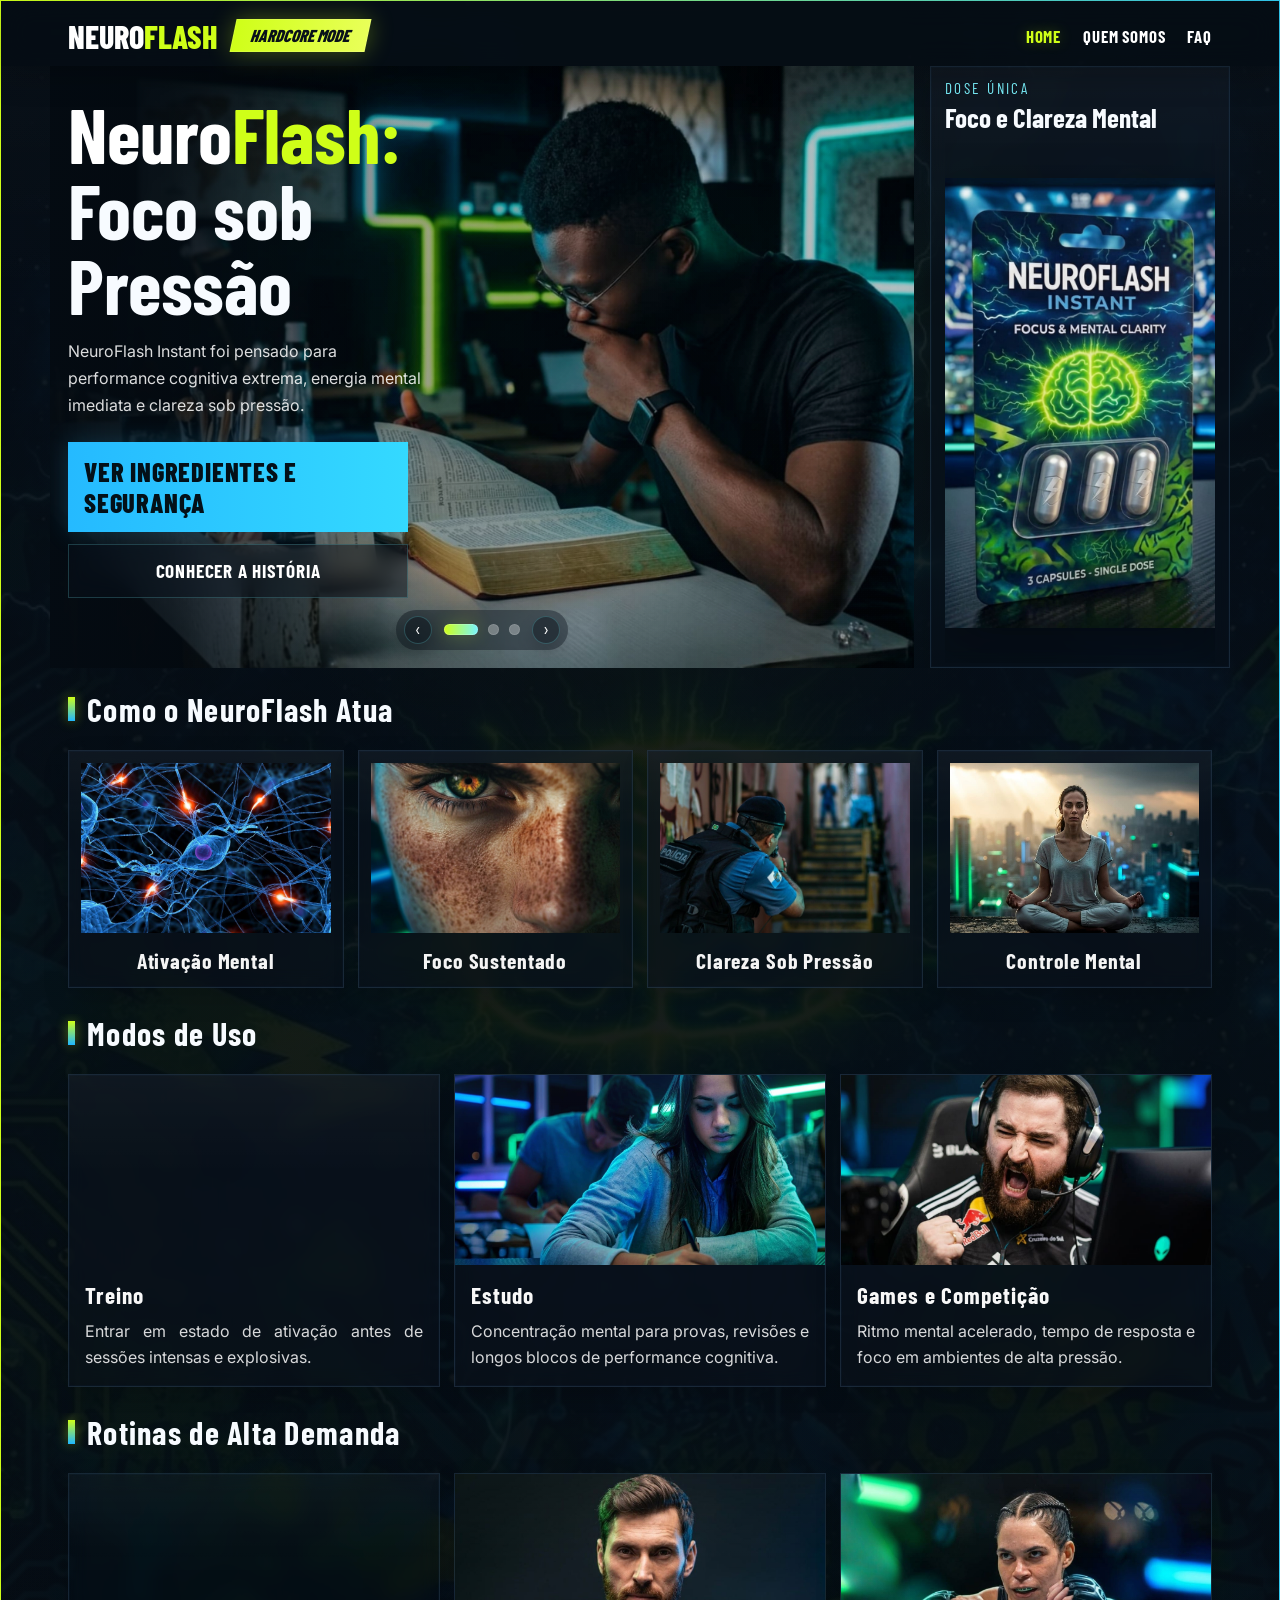
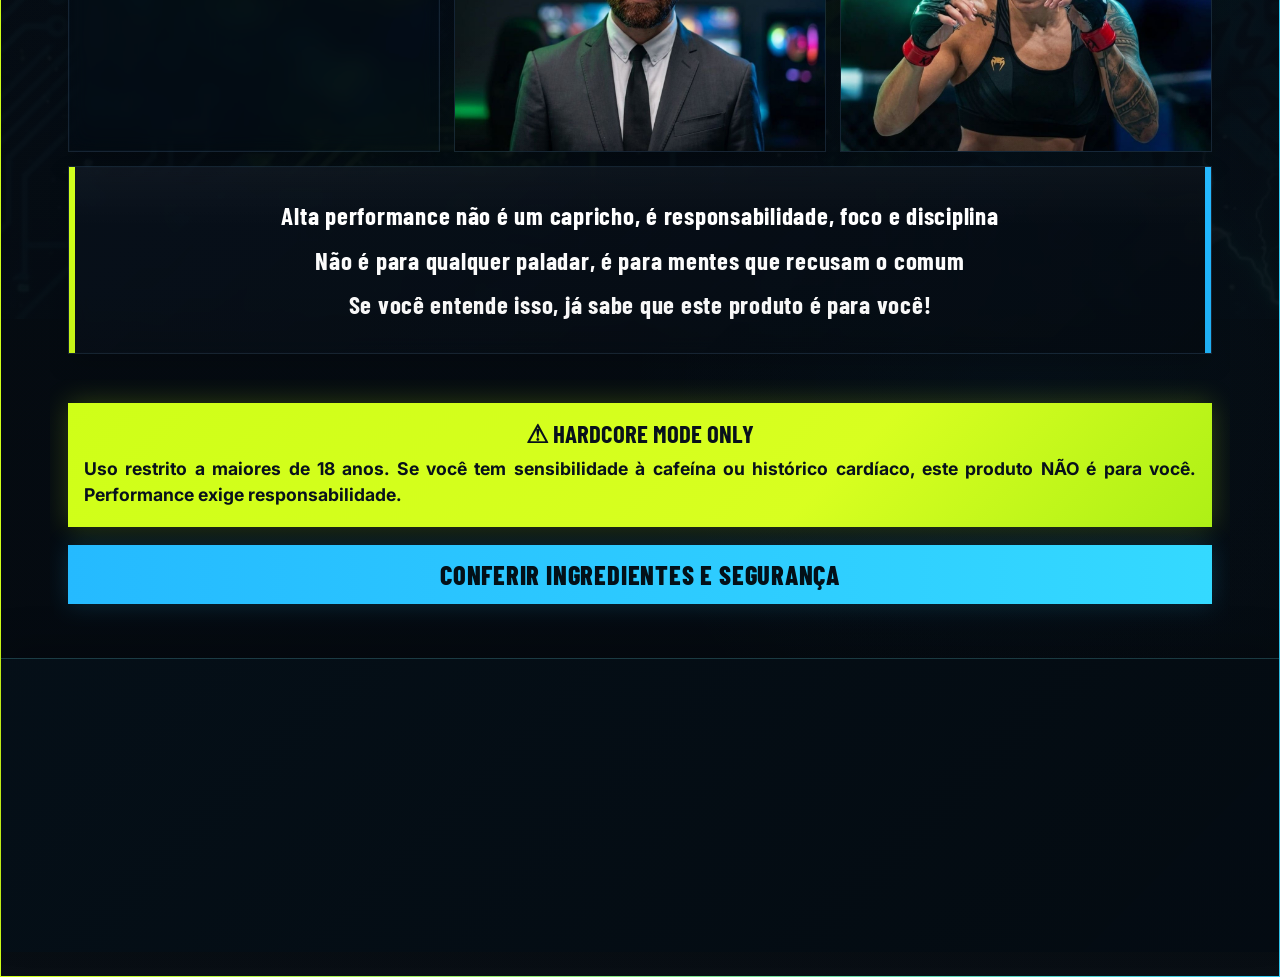
<file: index.html>
<!DOCTYPE html>
<html lang="pt-BR">
<head>
  <meta charset="UTF-8">
  <meta name="viewport" content="width=device-width, initial-scale=1.0">
  <meta name="description" content="NeuroFlash Instant é um suplemento de dose única pensado para foco mental, clareza sob pressão e energia cognitiva em rotinas de alta demanda.">
  <meta name="robots" content="index, follow, max-image-preview:large">
  <meta property="og:type" content="website">
  <meta property="og:site_name" content="NeuroFlash">
  <meta property="og:locale" content="pt_BR">
  <meta property="og:title" content="NeuroFlash | Foco Mental, Clareza e Energia Cognitiva">
  <meta property="og:description" content="Suplemento de dose única para foco mental, clareza sob pressão e energia cognitiva em treinos, estudos e rotinas de alta demanda.">
  <meta property="og:image" content="./shared/background-neuroflash.jpg">
  <meta property="og:image:type" content="image/jpeg">
  <meta property="og:image:width" content="843">
  <meta property="og:image:height" content="1264">
  <meta property="og:image:alt" content="Identidade visual do NeuroFlash voltada para foco mental, clareza e energia cognitiva.">
  <meta name="twitter:card" content="summary_large_image">
  <meta name="twitter:title" content="NeuroFlash | Foco Mental, Clareza e Energia Cognitiva">
  <meta name="twitter:description" content="Suplemento de dose única para foco mental, clareza sob pressão e energia cognitiva em treinos, estudos e rotinas de alta demanda.">
  <meta name="twitter:image" content="./shared/background-neuroflash.jpg">
  <meta name="twitter:image:alt" content="Identidade visual do NeuroFlash voltada para foco mental, clareza e energia cognitiva.">
  <title>NeuroFlash | Foco Mental, Clareza e Energia Cognitiva</title>
  <link rel="preconnect" href="https://fonts.googleapis.com">
  <link rel="preconnect" href="https://fonts.gstatic.com" crossorigin>
  <link href="https://fonts.googleapis.com/css2?family=Barlow+Condensed:wght@700;800&family=Inter:wght@400;700;800&display=swap" rel="stylesheet">
  <link rel="stylesheet" href="./shared/styles.css">
  <link rel="stylesheet" href="./home/styles.css">
  <script type="application/ld+json">
    {
      "@context": "https://schema.org",
      "@graph": [
        {
          "@type": "Organization",
          "name": "Essentia Health",
          "brand": {
            "@type": "Brand",
            "name": "NeuroFlash"
          }
        },
        {
          "@type": "WebSite",
          "name": "NeuroFlash",
          "inLanguage": "pt-BR"
        },
        {
          "@type": "WebPage",
          "name": "NeuroFlash | Foco Mental, Clareza e Energia Cognitiva",
          "inLanguage": "pt-BR",
          "description": "Suplemento de dose única para foco mental, clareza sob pressão e energia cognitiva em treinos, estudos e rotinas de alta demanda."
        },
        {
          "@type": "Product",
          "name": "NeuroFlash Instant",
          "brand": {
            "@type": "Brand",
            "name": "NeuroFlash"
          },
          "category": "Suplemento alimentar",
          "description": "Suplemento de dose única desenvolvido para suporte de foco mental, clareza e energia cognitiva em momentos de alta demanda."
        }
      ]
    }
  </script>
</head>
<body>
  <main class="page-shell home-shell">
    <div data-shared-header></div>

    <section class="hero-banner">
      <div class="banner-copy">
        <h1><span class="hero-title-brand"><span class="hero-title-brand-neutral">Neuro</span><span class="hero-title-brand-accent">Flash:</span></span> Foco sob Pressão</h1>
        <p class="banner-text">
          NeuroFlash Instant foi pensado para performance cognitiva extrema, energia mental imediata e clareza sob pressão.
        </p>
        <div class="banner-actions">
          <a class="cta-button cta-hero" href="./faq/index.html">VER INGREDIENTES E SEGURANÇA</a>
          <a class="ghost-link" href="./quem-somos/index.html">CONHECER A HISTÓRIA</a>
        </div>
      </div>

      <div class="banner-visual">
        <div class="hero-placeholder-main hero-carousel media-block media-block--crop" data-hero-carousel data-autoplay-interval="8000" aria-roledescription="carousel" aria-label="Galeria de imagens do destaque principal">
          <div class="hero-carousel-track">
            <div class="hero-carousel-slide is-active" data-hero-slide aria-hidden="false">
              <picture>
                <source media="(min-width: 769px)" srcset="./home/hero-focus.jpg">
                <img class="media-block__image media-cover-image media-image--hero" src="data:image/svg+xml,%3Csvg xmlns='http://www.w3.org/2000/svg' viewBox='0 0 2200 1400'%3E%3Crect width='2200' height='1400' fill='%23040b12'/%3E%3C/svg%3E" alt="Pessoa em rotina de estudo usando foco mental intenso" width="2200" height="1400" loading="eager" fetchpriority="high" decoding="async">
              </picture>
            </div>
          </div>
          <div class="hero-fade-overlay" aria-hidden="true"></div>
          <div class="hero-carousel-nav" aria-label="Controles do carrossel">
            <button class="hero-carousel-control hero-carousel-control--prev" type="button" aria-label="Mostrar imagem anterior" hidden>
              <span aria-hidden="true">&lsaquo;</span>
            </button>
            <div class="hero-carousel-indicators" aria-label="Selecionar imagem da hero" hidden></div>
            <button class="hero-carousel-control hero-carousel-control--next" type="button" aria-label="Mostrar proxima imagem" hidden>
              <span aria-hidden="true">&rsaquo;</span>
            </button>
          </div>
        </div>
        <div class="hero-card surface-panel">
          <p class="hero-card-tag">DOSE ÚNICA</p>
          <h2>Foco e Clareza Mental</h2>
          <div class="hero-product-placeholder">
            <img src="./home/product-packshot2.jpg" alt="Embalagem do suplemento NeuroFlash Instant em dose única" width="1400" height="2333" loading="eager" decoding="async">
          </div>
        </div>
      </div>
    </section>

    <section class="home-section" id="destaques">
      <div class="section-title">
        <span class="section-title__accent"></span>
        <h2 class="section-title__text section-title__text--section">Como o NeuroFlash Atua</h2>
      </div>

      <div class="category-strip">
        <div class="category-card surface-panel">
          <div class="category-image media-block media-block--crop">
            <img class="media-block__image media-cover-image category-image-mental" src="./home/mental-ignition.jpg" alt="Conceito visual de energia mental com NeuroFlash" width="1200" height="900" loading="lazy" decoding="async">
          </div>
          <h3>Ativação Mental</h3>
        </div>
        <div class="category-card surface-panel">
          <div class="category-image media-block media-block--crop">
            <img class="media-block__image media-cover-image category-image-focus" src="./home/focus-lock.jpg" alt="Conceito visual de foco sustentado para alta demanda" width="1200" height="900" loading="lazy" decoding="async">
          </div>
          <h3>Foco Sustentado</h3>
        </div>
        <div class="category-card surface-panel">
          <div class="category-image media-block media-block--crop">
            <img class="media-block__image media-cover-image category-image-pressure" src="./home/pressure-mode.jpg" alt="Conceito visual de clareza mental sob pressão" width="1200" height="900" loading="lazy" decoding="async">
          </div>
          <h3>Clareza Sob Pressão</h3>
        </div>
        <div class="category-card surface-panel">
          <div class="category-image media-block media-block--crop">
            <img class="media-block__image media-cover-image category-image-clarity" src="./home/clarity-rush.jpg" alt="Conceito visual de clareza e resposta mental rápida" width="1200" height="900" loading="lazy" decoding="async">
          </div>
          <h3>Controle Mental</h3>
        </div>
      </div>
    </section>

    <section class="home-section deferred-render" id="modos">
      <div class="section-title">
        <span class="section-title__accent"></span>
        <h2 class="section-title__text section-title__text--section">Modos de Uso</h2>
      </div>

      <div class="mode-grid">
        <article class="mode-panel surface-panel">
          <div class="mode-media media-block media-block--crop">
            <img class="media-block__image media-cover-image mode-image-treino" src="./home/treino.jpg" alt="Uso de NeuroFlash antes de treino intenso" width="1600" height="1000" loading="lazy" decoding="async">
          </div>
          <div class="mode-copy">
            <h3>Treino</h3>
            <p>Entrar em estado de ativação antes de sessões intensas e explosivas.</p>
          </div>
        </article>

        <article class="mode-panel surface-panel">
          <div class="mode-media media-block media-block--crop">
            <img class="media-block__image media-cover-image mode-image-estudo" src="./home/estudo.jpg" alt="Uso de NeuroFlash para foco em estudos e provas" width="1600" height="1000" loading="lazy" decoding="async">
          </div>
          <div class="mode-copy">
            <h3>Estudo</h3>
            <p>Concentração mental para provas, revisões e longos blocos de performance cognitiva.</p>
          </div>
        </article>

        <article class="mode-panel surface-panel">
          <div class="mode-media media-block media-block--crop">
            <img class="media-block__image media-cover-image mode-image-game" src="./home/game-competicao.jpg" alt="Uso de NeuroFlash para games e competições de alta pressão" width="1600" height="1000" loading="lazy" decoding="async">
          </div>
          <div class="mode-copy">
            <h3>Games e Competição</h3>
            <p>Ritmo mental acelerado, tempo de resposta e foco em ambientes de alta pressão.</p>
          </div>
        </article>
      </div>
    </section>

    <section class="home-section deferred-render" id="galeria">
      <div class="section-title">
        <span class="section-title__accent"></span>
        <h2 class="section-title__text section-title__text--section">Rotinas de Alta Demanda</h2>
      </div>

      <div class="gallery-grid">
        <div class="gallery-small-a gallery-tile surface-panel media-block media-block--crop">
          <img class="media-block__image media-cover-image gallery-image-a" src="./home/motocross.jpg" alt="Atleta de motocross em cenário de performance e velocidade" width="1200" height="900" loading="lazy" decoding="async">
        </div>
        <div class="gallery-small-b gallery-tile surface-panel media-block media-block--crop">
          <img class="media-block__image media-cover-image gallery-image-b" src="./home/homem-terno.jpg" alt="Profissional em momento de foco e decisão sob pressão" width="1200" height="900" loading="lazy" decoding="async">
        </div>
        <div class="gallery-small-c gallery-tile surface-panel media-block media-block--crop">
          <img class="media-block__image media-cover-image gallery-image-c" src="./home/mulher-ufc.jpg" alt="Atleta de luta representando disciplina e alta performance" width="1200" height="900" loading="lazy" decoding="async">
        </div>
        <div class="gallery-wide surface-panel">
          <div class="wide-message">
            <p class="wide-line wide-line-1">Alta performance não é um capricho, é responsabilidade, foco e disciplina</p>
            <p class="wide-line wide-line-2">Não é para qualquer paladar, é para mentes que recusam o comum</p>
            <p class="wide-line wide-line-3">Se você entende isso, já sabe que este produto é para você!</p>
          </div>
        </div>
      </div>
    </section>

    <section class="home-section deferred-render">
      <div data-shared-legal-warning></div>
      <a class="cta-button" href="./faq/index.html">CONFERIR INGREDIENTES E SEGURANÇA</a>
    </section>

    <div data-shared-footer></div>
  </main>
  <script src="./shared/includes.js" defer></script>
  <script src="./home/hero-carousel.js" defer></script>
</body>
</html>
</file>
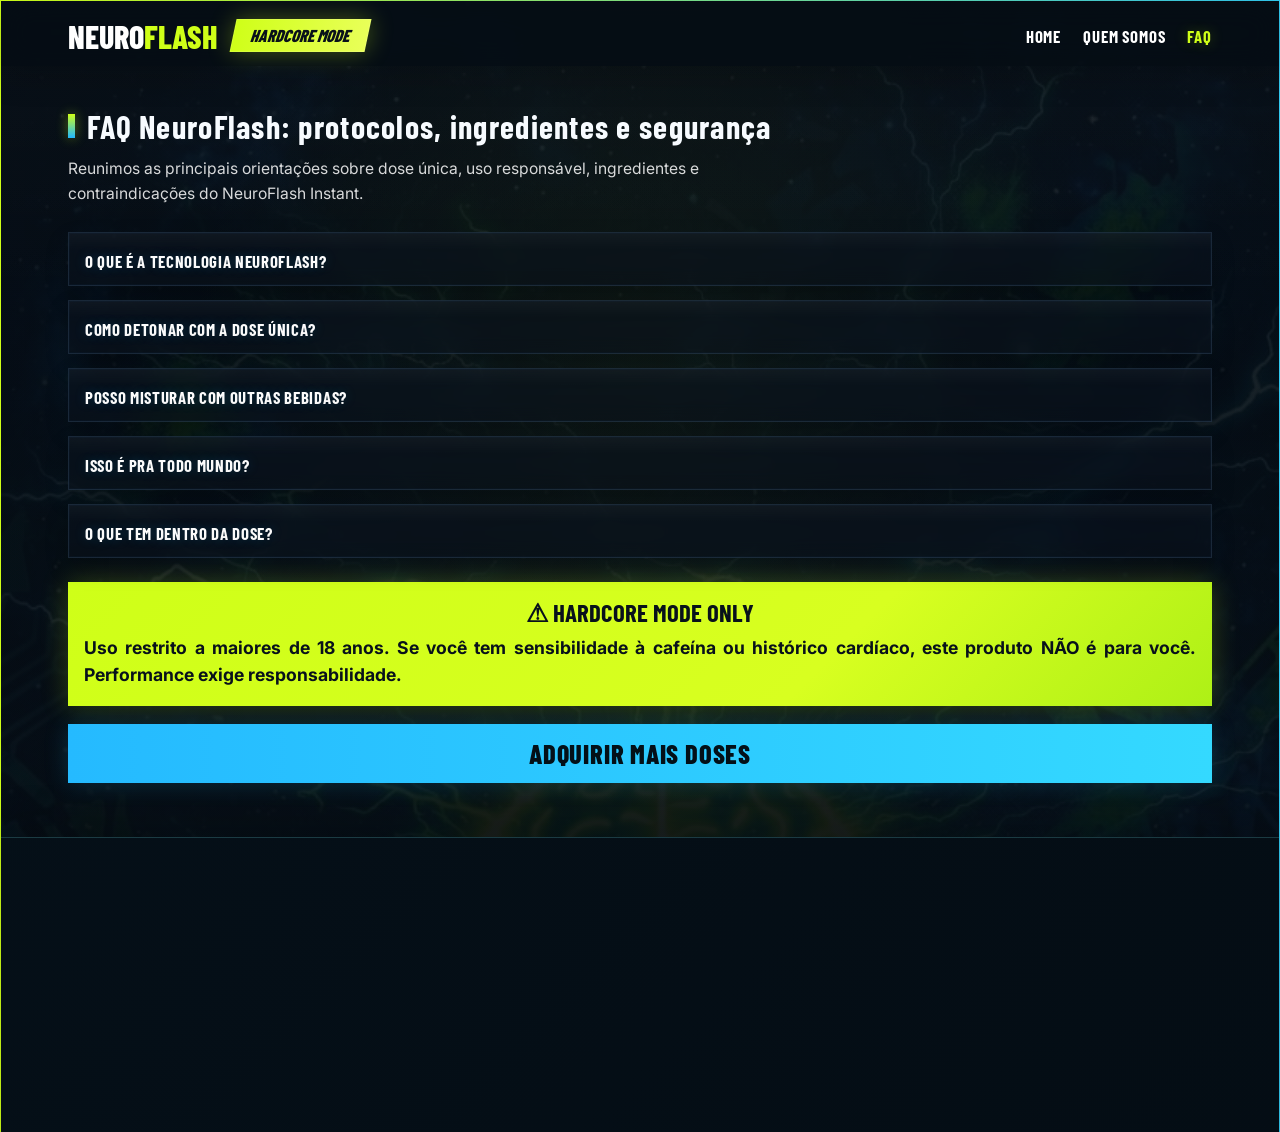
<file: faq/index.html>
<!DOCTYPE html>
<html lang="pt-BR">
<head>
  <meta charset="UTF-8">
  <meta name="viewport" content="width=device-width, initial-scale=1.0">
  <meta name="description" content="Consulte ingredientes, protocolos de uso, contraindicações e orientações de segurança do NeuroFlash Instant para treinos, estudos e alta demanda.">
  <meta name="robots" content="index, follow, max-image-preview:large">
  <meta property="og:type" content="website">
  <meta property="og:site_name" content="NeuroFlash">
  <meta property="og:locale" content="pt_BR">
  <meta property="og:title" content="FAQ NeuroFlash | Ingredientes, Uso e Segurança">
  <meta property="og:description" content="Consulte ingredientes, protocolos de uso, contraindicações e orientações de segurança do NeuroFlash Instant para treinos, estudos e alta demanda.">
  <meta property="og:image" content="../shared/background-neuroflash.jpg">
  <meta property="og:image:type" content="image/jpeg">
  <meta property="og:image:width" content="843">
  <meta property="og:image:height" content="1264">
  <meta property="og:image:alt" content="Identidade visual do NeuroFlash usada na página de FAQ sobre ingredientes, uso e segurança.">
  <meta name="twitter:card" content="summary_large_image">
  <meta name="twitter:title" content="FAQ NeuroFlash | Ingredientes, Uso e Segurança">
  <meta name="twitter:description" content="Consulte ingredientes, protocolos de uso, contraindicações e orientações de segurança do NeuroFlash Instant para treinos, estudos e alta demanda.">
  <meta name="twitter:image" content="../shared/background-neuroflash.jpg">
  <meta name="twitter:image:alt" content="Identidade visual do NeuroFlash usada na página de FAQ sobre ingredientes, uso e segurança.">
  <title>FAQ NeuroFlash | Ingredientes, Uso e Segurança</title>
  <link rel="preconnect" href="https://fonts.googleapis.com">
  <link rel="preconnect" href="https://fonts.gstatic.com" crossorigin>
  <link href="https://fonts.googleapis.com/css2?family=Barlow+Condensed:wght@700;800&family=Inter:wght@400;700;800&display=swap" rel="stylesheet">
  <link rel="stylesheet" href="../shared/styles.css">
  <link rel="stylesheet" href="styles.css">
  <script type="application/ld+json">
    {
      "@context": "https://schema.org",
      "@type": "WebPage",
      "name": "FAQ NeuroFlash | Ingredientes, Uso e Segurança",
      "inLanguage": "pt-BR",
      "description": "Consulte ingredientes, protocolos de uso, contraindicações e orientações de segurança do NeuroFlash Instant para treinos, estudos e alta demanda.",
      "about": {
        "@type": "Product",
        "name": "NeuroFlash Instant",
        "category": "Suplemento alimentar",
        "brand": {
          "@type": "Brand",
          "name": "NeuroFlash"
        }
      }
    }
  </script>
</head>
<body>
  <main class="page-shell">
    <div data-shared-header></div>
    <section class="faq-section surface-section">
      <div class="section-title section-title--page">
        <span class="section-title__accent"></span>
        <h1 class="section-title__text section-title__text--page">FAQ NeuroFlash: protocolos, ingredientes e segurança</h1>
      </div>
      <p class="faq-intro">
        Reunimos as principais orientações sobre dose única, uso responsável, ingredientes e contraindicações do NeuroFlash Instant.
      </p>

      <div class="faq-list">
        <article class="faq-item surface-panel">
          <button class="faq-question" type="button" aria-expanded="false">
            <span>O QUE &Eacute; A TECNOLOGIA NEUROFLASH?</span>
          </button>
          <div class="faq-answer">
            <p>
              Diferente dos suplementos comuns, o NeuroFlash Instant &eacute; um <strong>nutrac&ecirc;utico de a&ccedil;&atilde;o r&aacute;pida</strong> feito pra ativar sua mente no modo m&aacute;ximo.
            </p>
            <p>
              Ele n&atilde;o s&oacute; aumenta o foco, ele turbina sua clareza mental e acelera seu desempenho cognitivo em poucos minutos.
            </p>
            <p>
              Sua f&oacute;rmula combina ativos que trabalham direto nos neurotransmissores ligados &agrave; aten&ccedil;&atilde;o, energia mental e mem&oacute;ria de curto prazo.
            </p>
            <p>
              Perfeito pra momentos em que a press&atilde;o sobe e voc&ecirc; precisa estar 100% afiado.
            </p>
          </div>
        </article>

        <article class="faq-item surface-panel">
          <button class="faq-question" type="button" aria-expanded="false">
            <span>COMO DETONAR COM A DOSE &Uacute;NICA?</span>
          </button>
          <div class="faq-answer">
            <p>
              <strong class="faq-subtitle">Modo de Uso &mdash; NeuroFlash</strong>
            </p>
            <p>
              <strong>Consumir as 3 c&aacute;psulas simultaneamente, em dose &uacute;nica, com &aacute;gua.</strong>
            </p>
            <p>
              As c&aacute;psulas foram desenvolvidas para atuar de forma sin&eacute;rgica e complementar, sendo que cada uma possui componentes espec&iacute;ficos respons&aacute;veis por potencializar, modular e equilibrar a experi&ecirc;ncia como um todo.
            </p>
            <p>
              As c&aacute;psulas n&atilde;o devem ser consumidas separadamente ou em dias diferentes, pois a f&oacute;rmula n&atilde;o foi projetada para uso individualizado. Tomar apenas uma ou duas c&aacute;psulas n&atilde;o representa uma &ldquo;dose menor&rdquo; proporcional do produto, mas sim uma quebra da arquitetura funcional planejada da f&oacute;rmula.
            </p>
            <p>
              O NeuroFlash utiliza uma estrat&eacute;gia de distribui&ccedil;&atilde;o inteligente dos componentes entre as c&aacute;psulas, incluindo subst&acirc;ncias estimulantes, amino&aacute;cidos e cofatores com fun&ccedil;&otilde;es distintas e complementares.
            </p>
          </div>
        </article>

        <article class="faq-item surface-panel">
          <button class="faq-question" type="button" aria-expanded="false">
            <span>POSSO MISTURAR COM OUTRAS BEBIDAS?</span>
          </button>
          <div class="faq-answer">
            <p>
              Recomendamos apenas &aacute;gua. <strong>EVITE o uso com est&ocirc;mago vazio</strong> para garantir que o &ldquo;punch&rdquo; de energia seja gradual e constante.
            </p>
            <p>
              N&atilde;o ultrapasse 1 dose ao dia. Este produto n&atilde;o &eacute; indicado para gestantes, lactantes ou menores de 18 anos.
            </p>
            <p>
              Se voc&ecirc; &eacute; sens&iacute;vel &agrave; cafe&iacute;na, vale ajustar conforme sua toler&acirc;ncia. E aten&ccedil;&atilde;o: em caso de uso de medicamentos ou condi&ccedil;&otilde;es cl&iacute;nicas, procure orienta&ccedil;&atilde;o de um profissional de sa&uacute;de.
            </p>
            <p>
              Para manter a experi&ecirc;ncia no m&aacute;ximo n&iacute;vel, evite combinar com outros estimulantes ou bebidas alco&oacute;licas.
            </p>
          </div>
        </article>

        <article class="faq-item surface-panel">
          <button class="faq-question" type="button" aria-expanded="false">
            <span>ISSO &Eacute; PRA TODO MUNDO?</span>
          </button>
          <div class="faq-answer">
            <p>
              <strong class="faq-subtitle">Contraindica&ccedil;&otilde;es e Advert&ecirc;ncias &mdash; NeuroFlash</strong>
            </p>
            <p>
              <strong>ESTE PRODUTO &Eacute; UM SUPLEMENTO ALIMENTAR E N&Atilde;O UM MEDICAMENTO.</strong>
            </p>
            <p>
              O NeuroFlash foi desenvolvido para adultos saud&aacute;veis e seu uso deve seguir as orienta&ccedil;&otilde;es descritas na embalagem.
            </p>
            <p>
              N&atilde;o &eacute; recomendado para:
            </p>
            <ul class="ingredient-list">
              <li>Gestantes e lactantes;</li>
              <li>Menores de 18 anos;</li>
              <li>Pessoas sens&iacute;veis &agrave; cafe&iacute;na ou estimulantes;</li>
              <li>Pessoas com hist&oacute;rico de ansiedade intensa, s&iacute;ndrome do p&acirc;nico, ins&ocirc;nia importante ou agita&ccedil;&atilde;o psicomotora;</li>
              <li>Pessoas com hipertens&atilde;o arterial descontrolada, arritmias, doen&ccedil;as cardiovasculares ou outras condi&ccedil;&otilde;es card&iacute;acas relevantes;</li>
              <li>Pessoas com hipersensibilidade a qualquer componente da f&oacute;rmula.</li>
            </ul>
            <p>
              Pessoas que utilizam medicamentos de uso cont&iacute;nuo, especialmente subst&acirc;ncias com a&ccedil;&atilde;o neurol&oacute;gica, psiqui&aacute;trica, cardiovascular ou estimulante, devem consultar um m&eacute;dico antes do uso.
            </p>
            <p>
              O consumo simult&acirc;neo com outras fontes elevadas de cafe&iacute;na ou estimulantes n&atilde;o &eacute; recomendado.
            </p>
            <p>
              Em caso de d&uacute;vidas, condi&ccedil;&otilde;es m&eacute;dicas pr&eacute;-existentes ou aparecimento de rea&ccedil;&otilde;es adversas, suspenda o uso e procure orienta&ccedil;&atilde;o de um profissional de sa&uacute;de.
            </p>
          </div>
        </article>

        <article class="faq-item surface-panel">
          <button class="faq-question" type="button" aria-expanded="false">
            <span>O QUE TEM DENTRO DA DOSE?</span>
          </button>
          <div class="faq-answer">
            <ul class="ingredient-list">
              <li>Cafe&iacute;na Anidra</li>
              <li>L-Teanina</li>
              <li>Alpha-GPC (Colina)</li>
              <li>L-Tirosina</li>
              <li>Panax Ginseng (extrato seco)</li>
              <li>Huperzina A</li>
              <li>Piperina (Bioperine&reg;)</li>
              <li>Excipientes q.s.p.</li>
            </ul>
          </div>
        </article>
      </div>

      <div data-shared-legal-warning></div>

      <a class="cta-button" href="mailto:contato@essentiahealth.com.br?subject=Quero%20comprar%20Neuroflash">ADQUIRIR MAIS DOSES</a>
    </section>

    <div data-shared-footer></div>
  </main>

  <script src="../shared/includes.js" defer></script>
  <script src="script.js" defer></script>
</body>
</html>
</file>
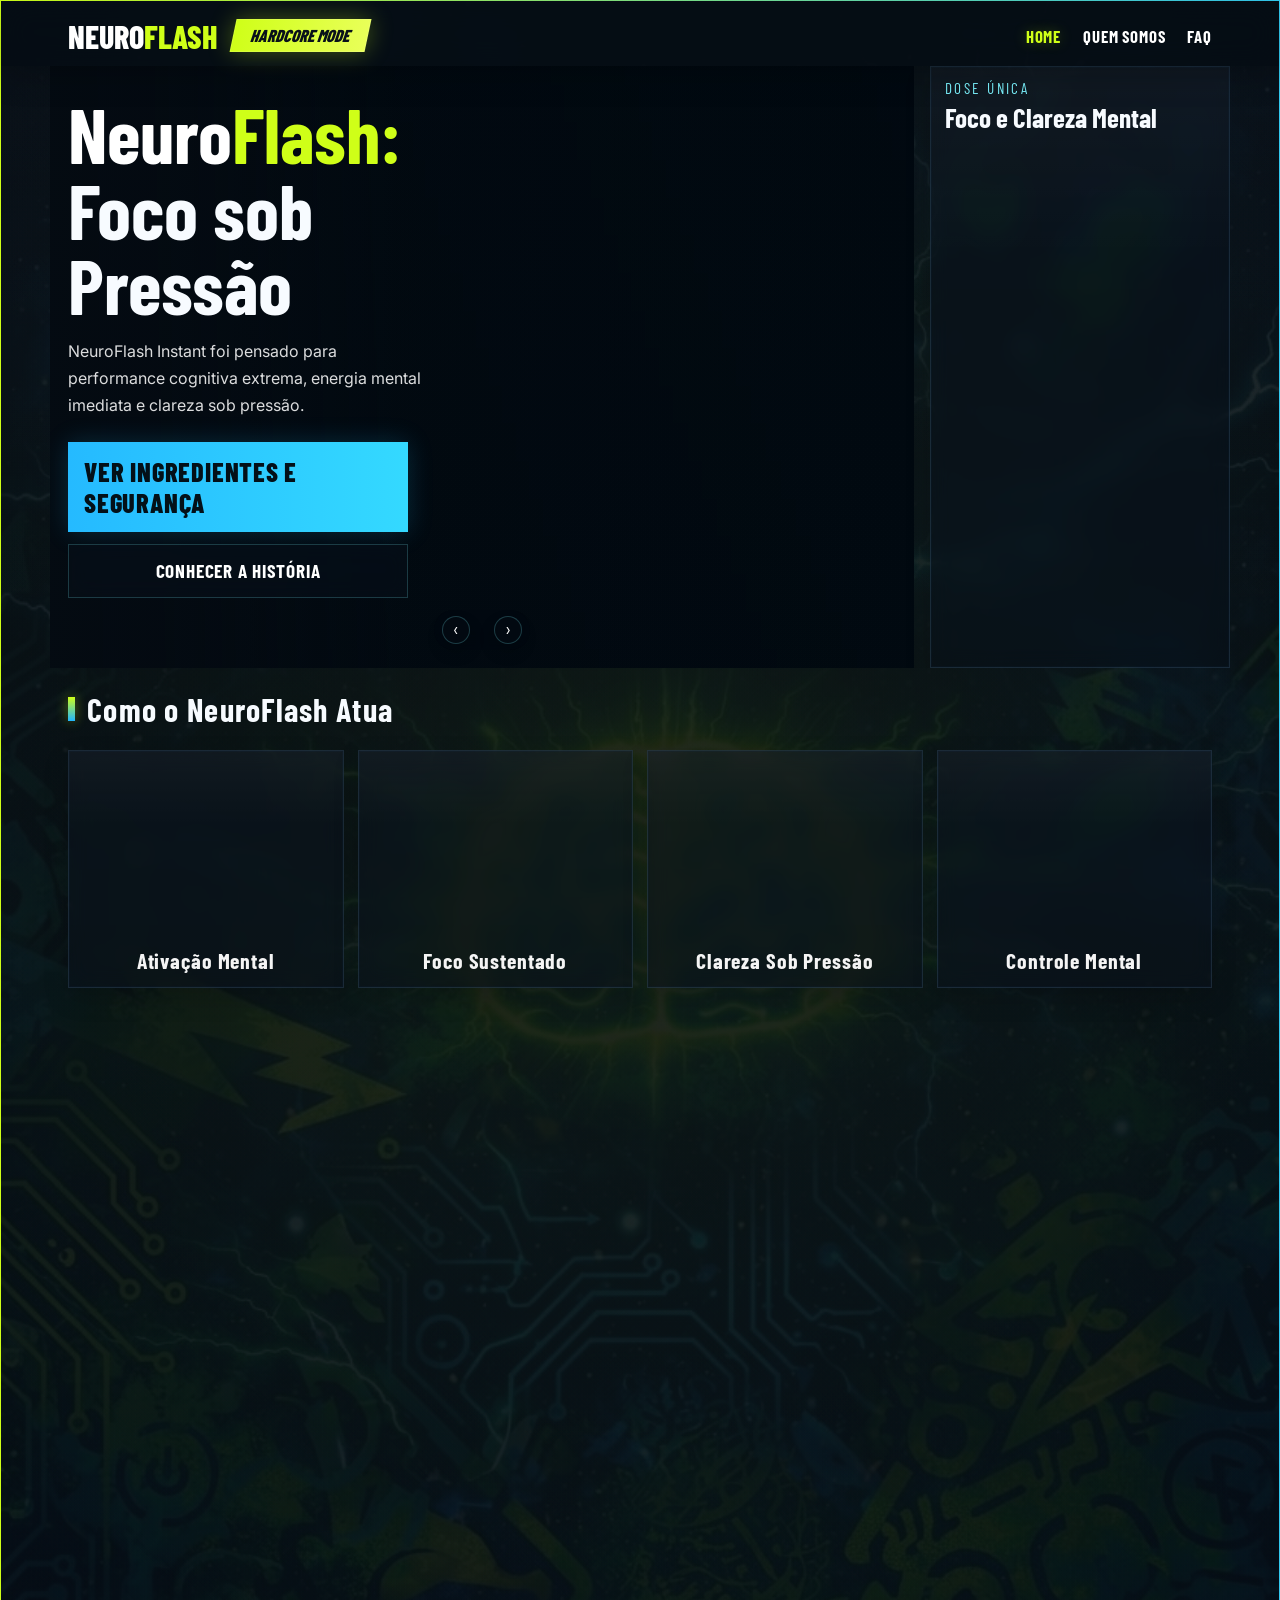
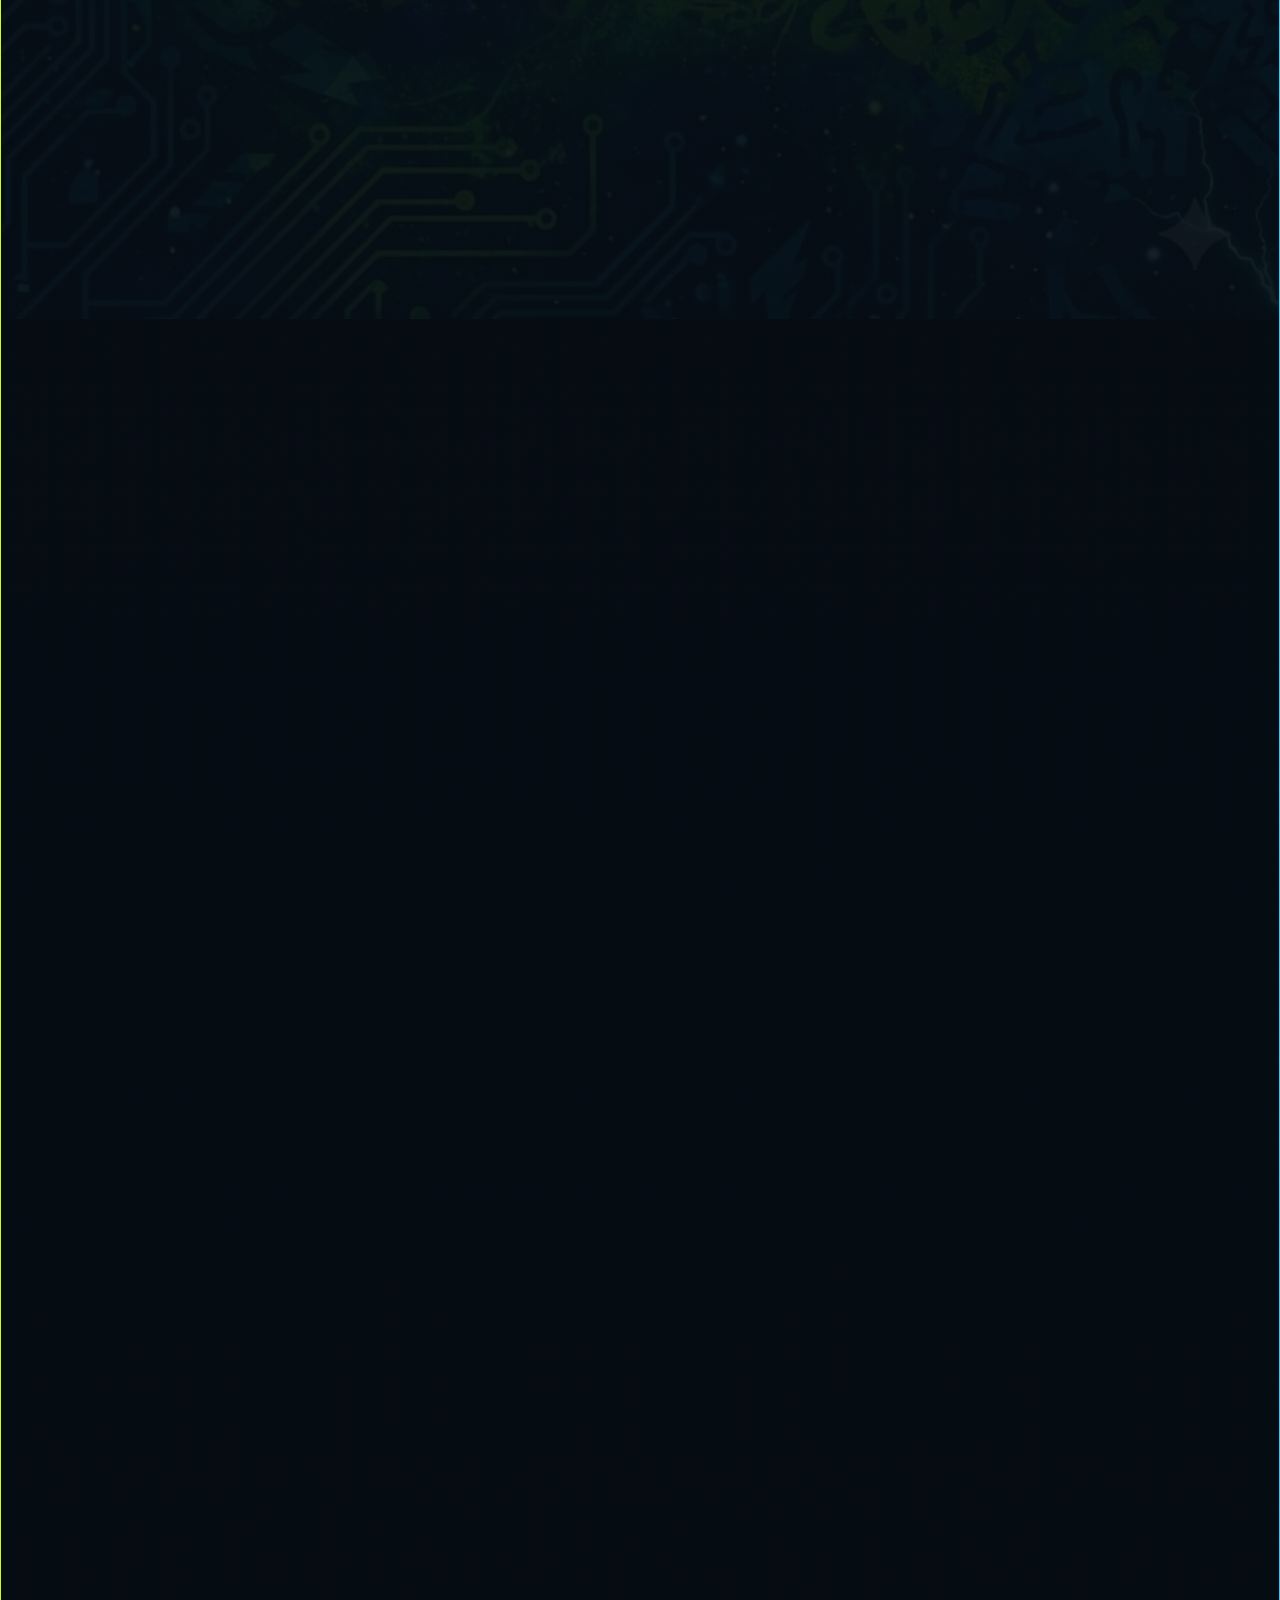
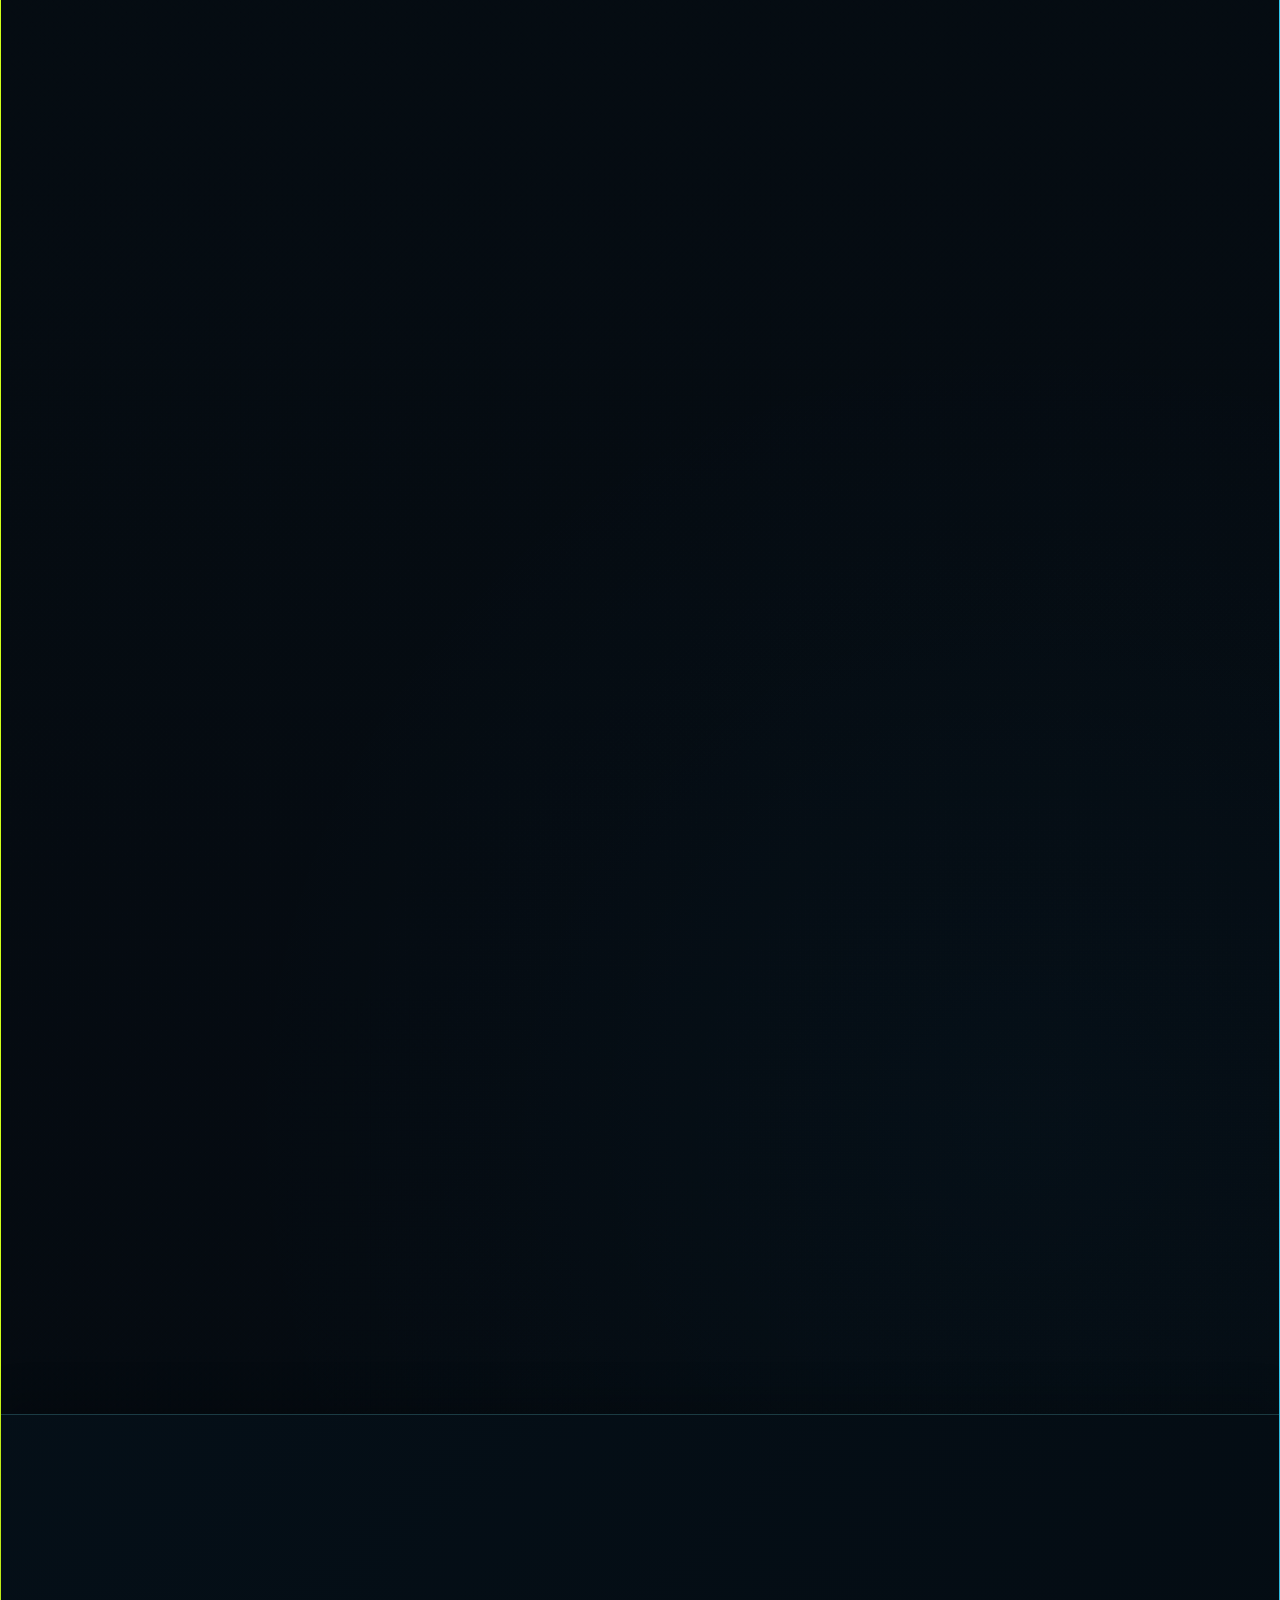
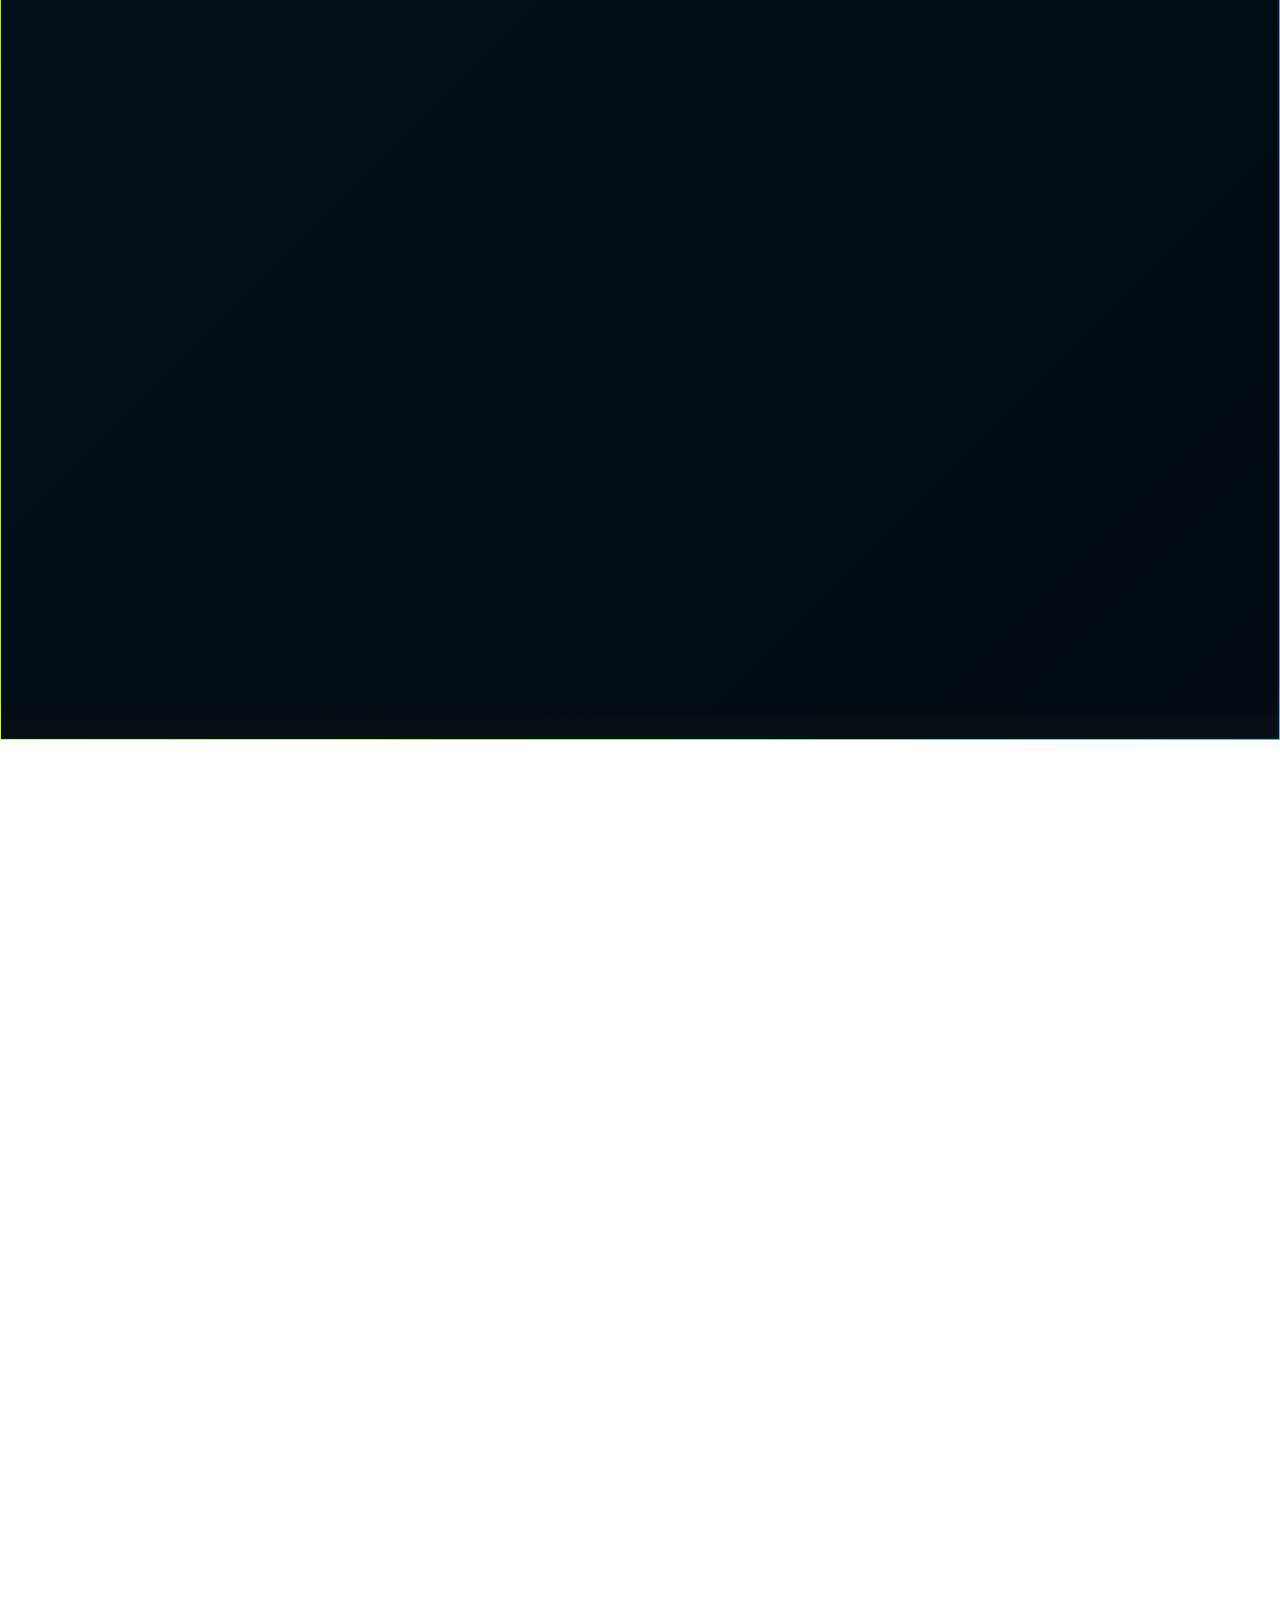
<file: home/index.html>
<!DOCTYPE html>
<html lang="pt-BR">
<head>
  <meta charset="UTF-8">
  <meta http-equiv="refresh" content="0; url=../index.html">
  <meta name="viewport" content="width=device-width, initial-scale=1.0">
  <meta name="description" content="Página de compatibilidade que redireciona para a home oficial do NeuroFlash na raiz do site.">
  <meta name="robots" content="noindex, follow, max-image-preview:large">
  <meta property="og:type" content="website">
  <meta property="og:site_name" content="NeuroFlash">
  <meta property="og:locale" content="pt_BR">
  <meta property="og:title" content="NeuroFlash | Redirecionamento da Home Legada">
  <meta property="og:description" content="Página de compatibilidade que redireciona para a home oficial do NeuroFlash na raiz do site.">
  <meta property="og:image" content="../shared/background-neuroflash.jpg">
  <meta property="og:image:type" content="image/jpeg">
  <meta property="og:image:width" content="843">
  <meta property="og:image:height" content="1264">
  <meta property="og:image:alt" content="Identidade visual do NeuroFlash usada no redirecionamento da home legada.">
  <meta name="twitter:card" content="summary_large_image">
  <meta name="twitter:title" content="NeuroFlash | Redirecionamento da Home Legada">
  <meta name="twitter:description" content="Página de compatibilidade que redireciona para a home oficial do NeuroFlash na raiz do site.">
  <meta name="twitter:image" content="../shared/background-neuroflash.jpg">
  <meta name="twitter:image:alt" content="Identidade visual do NeuroFlash usada no redirecionamento da home legada.">
  <title>NeuroFlash | Redirecionamento da Home Legada</title>
</head>
<body>
  <p>Redirecionando para a home oficial. Se não abrir automaticamente, <a href="../index.html">clique aqui</a>.</p>
</body>
</html>
</file>
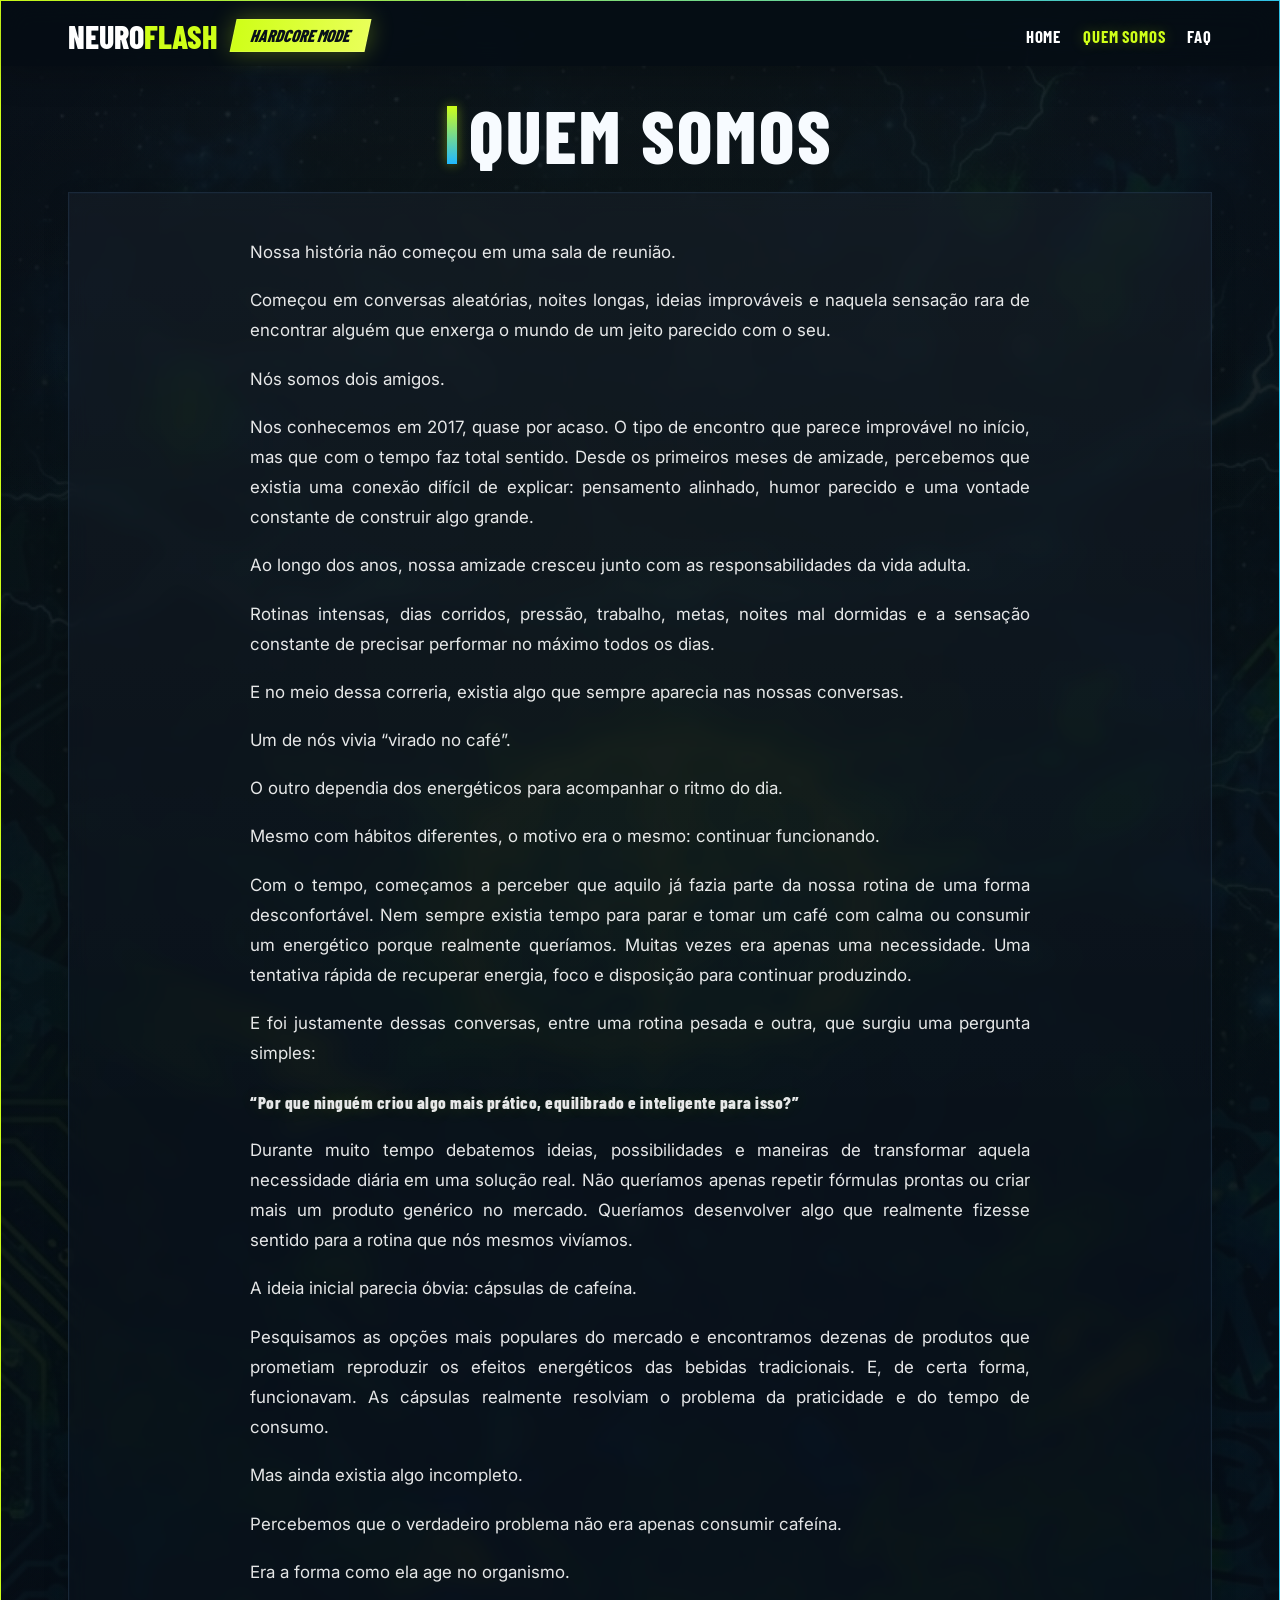
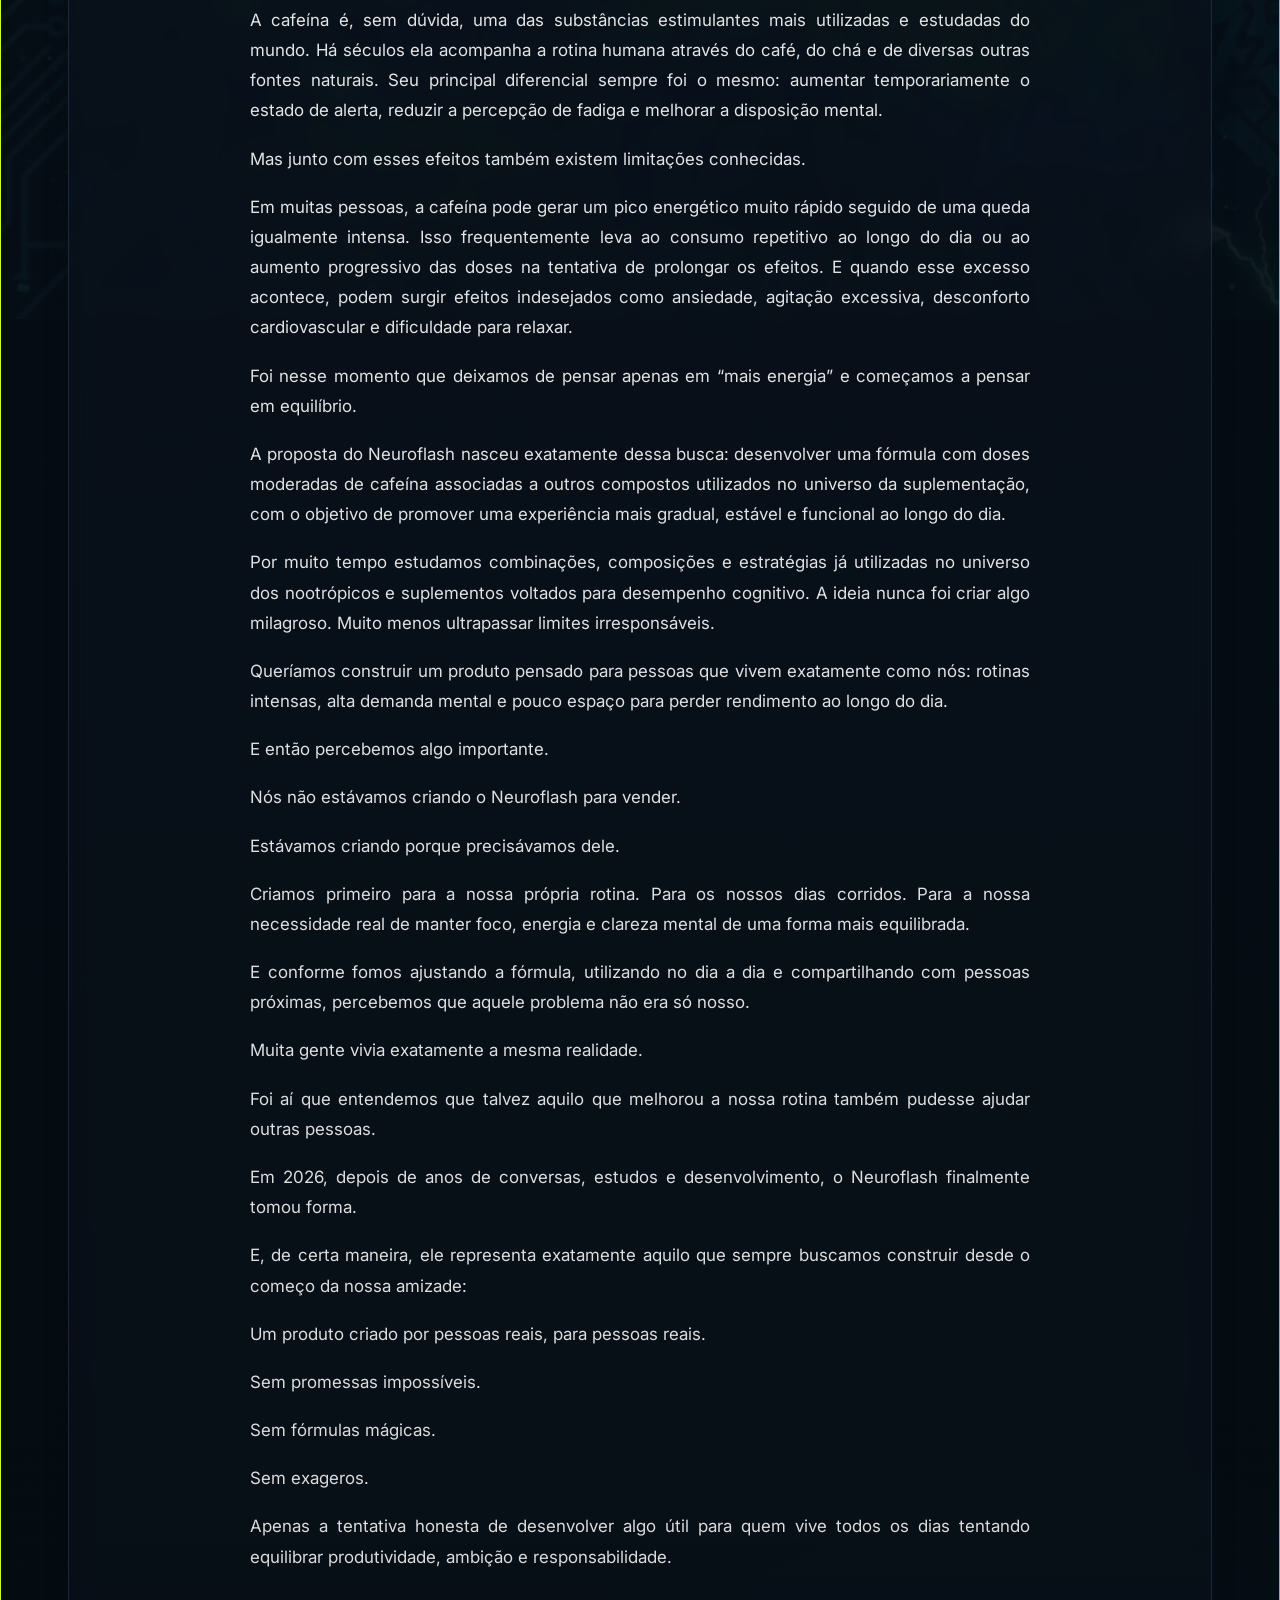
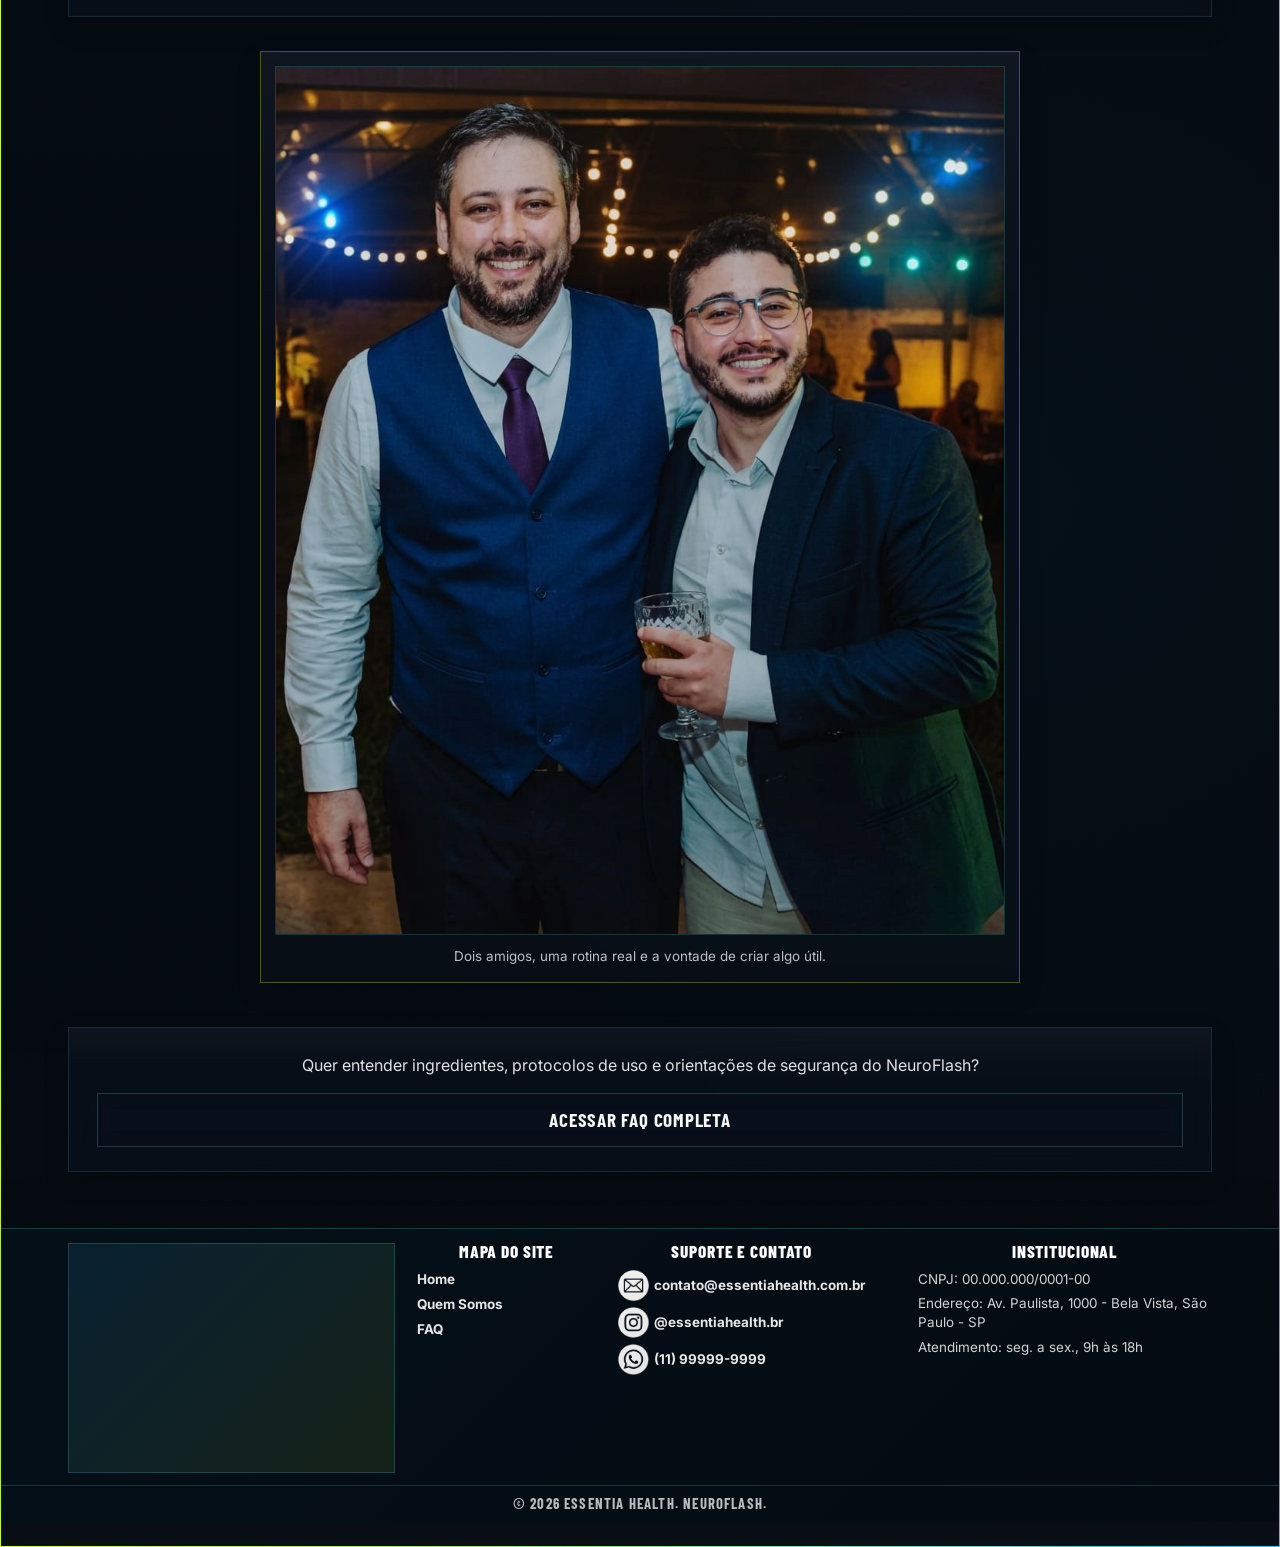
<file: quem-somos/index.html>
<!DOCTYPE html>
<html lang="pt-BR">
<head>
  <meta charset="UTF-8">
  <meta name="viewport" content="width=device-width, initial-scale=1.0">
  <meta name="description" content="Conheça a trajetória dos fundadores do NeuroFlash e a motivação para criar uma solução prática de foco, energia mental e clareza.">
  <meta name="robots" content="index, follow, max-image-preview:large">
  <meta property="og:type" content="website">
  <meta property="og:site_name" content="NeuroFlash">
  <meta property="og:locale" content="pt_BR">
  <meta property="og:title" content="Quem Somos | História e Propósito do NeuroFlash">
  <meta property="og:description" content="Conheça a trajetória dos fundadores do NeuroFlash e a motivação para criar uma solução prática de foco, energia mental e clareza.">
  <meta property="og:image" content="./fundadores.jpg">
  <meta property="og:image:type" content="image/jpeg">
  <meta property="og:image:width" content="944">
  <meta property="og:image:height" content="1124">
  <meta property="og:image:alt" content="Fundadores do NeuroFlash em um evento, representando a história e o propósito da marca.">
  <meta name="twitter:card" content="summary_large_image">
  <meta name="twitter:title" content="Quem Somos | História e Propósito do NeuroFlash">
  <meta name="twitter:description" content="Conheça a trajetória dos fundadores do NeuroFlash e a motivação para criar uma solução prática de foco, energia mental e clareza.">
  <meta name="twitter:image" content="./fundadores.jpg">
  <meta name="twitter:image:alt" content="Fundadores do NeuroFlash em um evento, representando a história e o propósito da marca.">
  <title>Quem Somos | História e Propósito do NeuroFlash</title>
  <link rel="preconnect" href="https://fonts.googleapis.com">
  <link rel="preconnect" href="https://fonts.gstatic.com" crossorigin>
  <link href="https://fonts.googleapis.com/css2?family=Barlow+Condensed:wght@700;800&family=Inter:wght@400;700;800&display=swap" rel="stylesheet">
  <link rel="stylesheet" href="../shared/styles.css">
  <link rel="stylesheet" href="./styles.css">
  <script type="application/ld+json">
    {
      "@context": "https://schema.org",
      "@type": "AboutPage",
      "name": "Quem Somos | História e Propósito do NeuroFlash",
      "inLanguage": "pt-BR",
      "description": "Conheça a trajetória dos fundadores do NeuroFlash e a motivação para criar uma solução prática de foco, energia mental e clareza.",
      "about": [
        {
          "@type": "Brand",
          "name": "NeuroFlash"
        },
        {
          "@type": "Organization",
          "name": "Essentia Health"
        }
      ]
    }
  </script>
</head>
<body>
  <main class="page-shell about-shell">
    <div data-shared-header></div>

    <section class="about-section surface-section">
      <div class="section-title section-title--page section-title--centered">
        <span class="section-title__accent"></span>
        <h1 class="section-title__text section-title__text--page">Quem somos</h1>
      </div>

      <article class="about-story surface-panel deferred-render">
        <p>Nossa história não começou em uma sala de reunião.</p>
        <p>Começou em conversas aleatórias, noites longas, ideias improváveis e naquela sensação rara de encontrar alguém que enxerga o mundo de um jeito parecido com o seu.</p>
        <p>Nós somos dois amigos.</p>
        <p>Nos conhecemos em 2017, quase por acaso. O tipo de encontro que parece improvável no início, mas que com o tempo faz total sentido. Desde os primeiros meses de amizade, percebemos que existia uma conexão difícil de explicar: pensamento alinhado, humor parecido e uma vontade constante de construir algo grande.</p>
        <p>Ao longo dos anos, nossa amizade cresceu junto com as responsabilidades da vida adulta.</p>
        <p>Rotinas intensas, dias corridos, pressão, trabalho, metas, noites mal dormidas e a sensação constante de precisar performar no máximo todos os dias.</p>
        <p>E no meio dessa correria, existia algo que sempre aparecia nas nossas conversas.</p>
        <p>Um de nós vivia “virado no café”.</p>
        <p>O outro dependia dos energéticos para acompanhar o ritmo do dia.</p>
        <p>Mesmo com hábitos diferentes, o motivo era o mesmo: continuar funcionando.</p>
        <p>Com o tempo, começamos a perceber que aquilo já fazia parte da nossa rotina de uma forma desconfortável. Nem sempre existia tempo para parar e tomar um café com calma ou consumir um energético porque realmente queríamos. Muitas vezes era apenas uma necessidade. Uma tentativa rápida de recuperar energia, foco e disposição para continuar produzindo.</p>
        <p>E foi justamente dessas conversas, entre uma rotina pesada e outra, que surgiu uma pergunta simples:</p>
        <p class="about-pullquote">“Por que ninguém criou algo mais prático, equilibrado e inteligente para isso?”</p>
        <p>Durante muito tempo debatemos ideias, possibilidades e maneiras de transformar aquela necessidade diária em uma solução real. Não queríamos apenas repetir fórmulas prontas ou criar mais um produto genérico no mercado. Queríamos desenvolver algo que realmente fizesse sentido para a rotina que nós mesmos vivíamos.</p>
        <p>A ideia inicial parecia óbvia: cápsulas de cafeína.</p>
        <p>Pesquisamos as opções mais populares do mercado e encontramos dezenas de produtos que prometiam reproduzir os efeitos energéticos das bebidas tradicionais. E, de certa forma, funcionavam. As cápsulas realmente resolviam o problema da praticidade e do tempo de consumo.</p>
        <p>Mas ainda existia algo incompleto.</p>
        <p>Percebemos que o verdadeiro problema não era apenas consumir cafeína.</p>
        <p>Era a forma como ela age no organismo.</p>
        <p>A cafeína é, sem dúvida, uma das substâncias estimulantes mais utilizadas e estudadas do mundo. Há séculos ela acompanha a rotina humana através do café, do chá e de diversas outras fontes naturais. Seu principal diferencial sempre foi o mesmo: aumentar temporariamente o estado de alerta, reduzir a percepção de fadiga e melhorar a disposição mental.</p>
        <p>Mas junto com esses efeitos também existem limitações conhecidas.</p>
        <p>Em muitas pessoas, a cafeína pode gerar um pico energético muito rápido seguido de uma queda igualmente intensa. Isso frequentemente leva ao consumo repetitivo ao longo do dia ou ao aumento progressivo das doses na tentativa de prolongar os efeitos. E quando esse excesso acontece, podem surgir efeitos indesejados como ansiedade, agitação excessiva, desconforto cardiovascular e dificuldade para relaxar.</p>
        <p>Foi nesse momento que deixamos de pensar apenas em “mais energia” e começamos a pensar em equilíbrio.</p>
        <p>A proposta do Neuroflash nasceu exatamente dessa busca: desenvolver uma fórmula com doses moderadas de cafeína associadas a outros compostos utilizados no universo da suplementação, com o objetivo de promover uma experiência mais gradual, estável e funcional ao longo do dia.</p>
        <p>Por muito tempo estudamos combinações, composições e estratégias já utilizadas no universo dos nootrópicos e suplementos voltados para desempenho cognitivo. A ideia nunca foi criar algo milagroso. Muito menos ultrapassar limites irresponsáveis.</p>
        <p>Queríamos construir um produto pensado para pessoas que vivem exatamente como nós: rotinas intensas, alta demanda mental e pouco espaço para perder rendimento ao longo do dia.</p>
        <p>E então percebemos algo importante.</p>
        <p>Nós não estávamos criando o Neuroflash para vender.</p>
        <p>Estávamos criando porque precisávamos dele.</p>
        <p>Criamos primeiro para a nossa própria rotina. Para os nossos dias corridos. Para a nossa necessidade real de manter foco, energia e clareza mental de uma forma mais equilibrada.</p>
        <p>E conforme fomos ajustando a fórmula, utilizando no dia a dia e compartilhando com pessoas próximas, percebemos que aquele problema não era só nosso.</p>
        <p>Muita gente vivia exatamente a mesma realidade.</p>
        <p>Foi aí que entendemos que talvez aquilo que melhorou a nossa rotina também pudesse ajudar outras pessoas.</p>
        <p>Em 2026, depois de anos de conversas, estudos e desenvolvimento, o Neuroflash finalmente tomou forma.</p>
        <p>E, de certa maneira, ele representa exatamente aquilo que sempre buscamos construir desde o começo da nossa amizade:</p>
        <p>Um produto criado por pessoas reais, para pessoas reais.</p>
        <p>Sem promessas impossíveis.</p>
        <p>Sem fórmulas mágicas.</p>
        <p>Sem exageros.</p>
        <p>Apenas a tentativa honesta de desenvolver algo útil para quem vive todos os dias tentando equilibrar produtividade, ambição e responsabilidade.</p>
      </article>
      <figure class="founders-figure surface-panel deferred-render">
        <img src="./fundadores.jpg" alt="Fundadores do NeuroFlash em um evento" width="944" height="1124" loading="lazy" decoding="async">
        <figcaption>Dois amigos, uma rotina real e a vontade de criar algo útil.</figcaption>
      </figure>


      <div class="about-context-link surface-panel">
        <p>Quer entender ingredientes, protocolos de uso e orientações de segurança do NeuroFlash?</p>
        <a class="ghost-link" href="../faq/index.html">ACESSAR FAQ COMPLETA</a>
      </div>
    </section>

    <div data-shared-footer></div>
  </main>
  <script src="../shared/includes.js" defer></script>
</body>
</html>
</file>
<file: shared/styles.css>
:root {
  --text: #f7fbff;
  --font-body: "Inter", sans-serif;
  --font-display: "Barlow Condensed", sans-serif;
  --cyan: #20b7ff;
  --cyan-bright: #78f4ff;
  --cta: #32c8ef;
  --lime: #cfff18;
  --lime-bright: #e9ff59;
  --shell-border: rgba(207, 255, 24, 0.82);
  --shell-border-blue: rgba(52, 217, 255, 0.9);
  --page-gutter: 18px;
  --surface-panel-background: rgba(11, 19, 29, 0.56);
  --surface-panel-background-mobile: rgba(11, 19, 29, 0.44);
  --surface-panel-border: rgba(105, 149, 193, 0.18);
  --surface-panel-shadow:
    inset 0 0 0 1px rgba(11, 34, 56, 0.22),
    0 10px 24px rgba(0, 0, 0, 0.16);
  --surface-panel-shadow-mobile:
    inset 0 0 0 1px rgba(11, 34, 56, 0.16),
    0 8px 18px rgba(0, 0, 0, 0.12);
  --surface-panel-filter: blur(10px) saturate(115%);
  --surface-panel-filter-mobile: none;
  --media-block-background:
    linear-gradient(135deg, rgba(35, 186, 255, 0.12), rgba(207, 255, 24, 0.09)),
    rgba(6, 14, 22, 0.42);
}

* {
  box-sizing: border-box;
}

body {
  margin: 0;
  background:
    linear-gradient(rgba(2, 4, 6, 0.78), rgba(2, 4, 6, 0.88)),
    url("./background-neuroflash.jpg") center top / cover no-repeat fixed,
    #020406;
  color: var(--text);
  font-family: var(--font-body);
  overflow-x: hidden;
}

.page-shell {
  width: min(100%, 430px);
  margin: 0 auto;
  background: linear-gradient(180deg, rgba(7, 17, 26, 0.92) 0%, rgba(9, 19, 29, 0.9) 38%, rgba(6, 13, 20, 0.93) 100%);
  border-top: 1px solid transparent;
  border-left: 1px solid var(--shell-border);
  border-right: 1px solid var(--shell-border-blue);
  border-bottom: 1px solid transparent;
  border-image: linear-gradient(90deg, var(--lime) 0%, var(--cta) 100%) 1;
  box-shadow:
    0 0 0 1px rgba(28, 80, 112, 0.2),
    0 0 34px rgba(47, 175, 255, 0.08);
  position: relative;
  overflow: visible;
  isolation: isolate;
}

.page-shell::before,
.page-shell::after {
  content: "";
  position: absolute;
  inset: 0;
  pointer-events: none;
}

.page-shell::after {
  background:
    linear-gradient(180deg, rgba(255, 255, 255, 0.02), transparent 12%, transparent 88%, rgba(255, 255, 255, 0.015));
  z-index: 0;
}

.page-shell::before {
  background:
    linear-gradient(rgba(4, 11, 18, 0.48), rgba(4, 11, 18, 0.58)),
    radial-gradient(circle at 50% 14%, rgba(201, 255, 24, 0.08), transparent 20%),
    radial-gradient(circle at 80% 78%, rgba(37, 186, 255, 0.05), transparent 18%);
  z-index: 0;
}

.page-shell > * {
  position: relative;
  z-index: 1;
}

[data-shared-header] {
  width: 100%;
  margin: 0;
  position: sticky;
  top: 0;
  z-index: 20;
}

.home-nav {
  width: 100%;
  margin: 0;
}

.home-nav,
.home-nav-inner {
  display: flex;
  align-items: center;
  justify-content: space-between;
  gap: 16px;
}

.home-nav {
  padding: 18px 18px 14px;
  background: rgba(6, 13, 20, 0.82);
  backdrop-filter: blur(14px) saturate(120%);
  -webkit-backdrop-filter: blur(14px) saturate(120%);
  box-shadow: 0 12px 30px rgba(0, 0, 0, 0.18);
}

.home-nav-inner {
  width: min(100%, 1180px);
  margin: 0 auto;
}

.home-brand {
  display: flex;
  align-items: center;
  gap: 16px;
  flex-wrap: wrap;
}

.brand-mark {
  color: #ffffff;
  text-decoration: none;
  font-family: var(--font-display);
  font-size: 2rem;
  font-weight: 800;
  line-height: 1;
}

.brand-mark span {
  color: var(--lime);
}

.home-menu {
  display: flex;
  align-items: center;
  gap: 22px;
  flex-wrap: wrap;
  justify-content: flex-end;
}

.home-menu a {
  color: #ffffff;
  text-decoration: none;
  font-family: var(--font-display);
  font-size: 1.05rem;
  font-weight: 700;
  letter-spacing: 0.05em;
}

.home-menu a.is-active {
  color: var(--lime);
  text-shadow: 0 0 14px rgba(207, 255, 24, 0.28);
}

.price-badge {
  width: fit-content;
  padding: 9px 18px;
  background: linear-gradient(90deg, var(--lime) 0%, var(--lime-bright) 100%);
  color: #09111a;
  font-weight: 800;
  font-style: italic;
  transform: skewX(-12deg);
  box-shadow:
    0 0 24px rgba(207, 255, 24, 0.3),
    inset 0 0 0 1px rgba(255, 255, 255, 0.12);
}

.home-badge {
  margin: 0;
  padding: 8px 18px;
  font-family: var(--font-display);
  font-size: 1.08rem;
  line-height: 1;
  white-space: nowrap;
}

.section-title,
.section-heading {
  display: flex;
  align-items: center;
  gap: 12px;
  margin-bottom: var(--section-title-gap, 22px);
}

.section-title__accent,
.heading-accent {
  width: 7px;
  height: 24px;
  background: linear-gradient(180deg, var(--lime), var(--cyan));
  box-shadow: 0 0 12px rgba(201, 255, 24, 0.42);
}

.section-title__text {
  margin: 0;
  font-family: var(--font-display);
  letter-spacing: 0.04em;
}

.section-title__text--section,
.section-heading h2 {
  font-size: 2rem;
  font-weight: 700;
}

.surface-section,
.content-section {
  padding: var(--content-section-padding, 18px 18px 26px);
  position: relative;
}

.section-title--page,
.content-section-title {
  --section-title-gap: var(--content-section-title-gap, 22px);
}

.section-title--centered,
.content-section-title--centered {
  justify-content: center;
}

.section-title__text--page,
.content-section-title h1 {
  font-size: var(--content-section-title-size, 2rem);
  font-weight: var(--content-section-title-weight, 700);
  line-height: var(--content-section-title-line-height, 1);
  text-align: var(--content-section-title-align, left);
  text-transform: var(--content-section-title-transform, none);
}

.deferred-render {
  content-visibility: auto;
  contain-intrinsic-size: var(--deferred-render-size, 900px);
}

.surface-panel {
  background: var(--surface-panel-background);
  border: 1px solid var(--surface-panel-border);
  position: relative;
  overflow: hidden;
  box-shadow: var(--surface-panel-shadow);
  backdrop-filter: var(--surface-panel-filter);
  -webkit-backdrop-filter: var(--surface-panel-filter);
}

.surface-panel::after {
  content: "";
  position: absolute;
  inset: 0;
  background: linear-gradient(180deg, rgba(255, 255, 255, 0.03), transparent 32%, rgba(0, 0, 0, 0.05));
  pointer-events: none;
}

.media-block,
.media-frame {
  display: grid;
  place-items: center;
  min-height: var(--media-block-min-height, 160px);
  background: var(--media-block-background);
  color: rgba(255, 255, 255, 0.62);
  font-family: var(--font-display);
  font-size: 1rem;
  font-weight: 700;
  letter-spacing: 0.08em;
  text-align: center;
}

.media-block--crop,
.media-frame--crop {
  overflow: hidden;
  padding: 0;
  background: var(--media-block-crop-background, transparent);
  position: relative;
}

.media-block__image,
.media-cover-image {
  position: absolute;
  inset: 0;
  width: 100%;
  height: 100%;
  object-fit: cover;
  display: block;
  object-position: var(--media-image-position, center center);
  transform: scale(var(--media-image-scale, 1));
}

.warning-box {
  margin-top: 24px;
  padding: 18px 16px;
  background: linear-gradient(135deg, var(--lime) 0%, #d8ff20 66%, #aef016 100%);
  color: #08111b;
  box-shadow: 0 0 26px rgba(207, 255, 24, 0.22);
}

.warning-box h3 {
  margin: 0 0 10px;
  font-family: var(--font-display);
  font-size: 1.55rem;
  line-height: 1;
  text-align: center;
}

.warning-box p {
  margin: 0;
  font-size: 1.1rem;
  font-weight: 700;
  line-height: 1.5;
  text-align: justify;
  text-align-last: left;
  text-justify: inter-word;
}

.ghost-link,
.cta-button {
  display: inline-flex;
  justify-content: center;
  align-items: center;
  min-height: 54px;
  padding: 14px 16px;
  text-decoration: none;
  font-family: var(--font-display);
  font-weight: 700;
  letter-spacing: 0.04em;
}

.ghost-link {
  border: 1px solid rgba(120, 244, 255, 0.2);
  color: #ffffff;
  font-size: 1.2rem;
  background: rgba(10, 18, 29, 0.48);
  backdrop-filter: blur(10px) saturate(110%);
  -webkit-backdrop-filter: blur(10px) saturate(110%);
}

.cta-button {
  display: flex;
  margin-top: 18px;
  background: linear-gradient(90deg, #25baff 0%, #34d9ff 100%);
  color: #031018;
  font-size: 1.65rem;
  font-weight: 800;
  letter-spacing: 0.03em;
  box-shadow: 0 0 24px rgba(37, 186, 255, 0.18);
}

.cta-button.is-disabled {
  cursor: default;
  pointer-events: none;
  opacity: 0.82;
  filter: saturate(0.78);
}

.footer {
  margin-top: 28px;
  color: #ffffff;
  border-top: 1px solid rgba(120, 244, 255, 0.2);
  background:
    linear-gradient(135deg, rgba(5, 15, 24, 0.95), rgba(4, 11, 18, 0.9)),
    rgba(4, 11, 18, 0.92);
  box-shadow: 0 -18px 34px rgba(0, 0, 0, 0.16);
}

.footer-shell {
  display: grid;
  align-items: start;
  gap: 24px;
  padding: 30px 18px 26px;
}

.footer-brand {
  min-width: 0;
  align-self: start;
  padding: 12px;
  border: 1px solid rgba(120, 244, 255, 0.16);
  background:
    linear-gradient(135deg, rgba(37, 186, 255, 0.1), rgba(207, 255, 24, 0.08)),
    rgba(7, 17, 26, 0.58);
}

.footer-brand-logo {
  display: block;
  width: 100%;
  height: auto;
  margin-inline: auto;
  object-fit: contain;
  object-position: center;
}

.footer-brand h2,
.footer-column h3,
.footer-subgroup h4 {
  margin: 0;
  font-family: var(--font-display);
  font-weight: 800;
  line-height: 1;
  letter-spacing: 0.05em;
  text-transform: uppercase;
}

.footer-brand h2 {
  font-size: clamp(2.35rem, 12vw, 4.4rem);
}

.footer-brand h2 span {
  color: #ffffff;
}

.footer-brand p,
.footer-column p,
.footer-subgroup p,
.footer-bottom p {
  margin: 0;
  color: rgba(255, 255, 255, 0.82);
  font-size: 0.9rem;
  line-height: 1.55;
  overflow-wrap: anywhere;
}

.footer-brand h2 + p,
.footer-brand-logo + p {
  margin-top: 6px;
}

.footer-column {
  display: grid;
  gap: 6px;
  align-content: start;
  min-width: 0;
}

.footer-column h3 {
  margin-bottom: 4px;
  color: #ffffff;
  font-size: 1.25rem;
}

.footer-column a {
  width: fit-content;
  max-width: 100%;
  color: rgba(255, 255, 255, 0.9);
  text-decoration: none;
  font-size: 0.92rem;
  font-weight: 700;
  line-height: 1.35;
  overflow-wrap: anywhere;
}

.footer-column a:hover,
.footer-column a:focus-visible {
  color: var(--lime);
  text-shadow: 0 0 14px rgba(207, 255, 24, 0.22);
}

.footer-subgroup {
  display: grid;
  gap: 5px;
  min-width: 0;
}

.footer-subgroup + .footer-subgroup {
  margin-top: 7px;
}

.footer-subgroup h4 {
  color: var(--cyan-bright);
  font-size: 1rem;
}

.footer-contact {
  width: fit-content;
  max-width: 100%;
  font-style: normal;
}

.footer-contact h3,
.footer-column--centered-title h3 {
  justify-self: stretch;
  text-align: center;
}

.footer-contact a {
  display: inline-flex;
  align-items: center;
  gap: 0.38em;
}

.footer-contact-icon {
  width: 2.3em;
  height: 2.3em;
  flex: 0 0 auto;
  object-fit: contain;
}

.footer-bottom {
  padding: 6px 18px 7px;
  border-top: 1px solid rgba(120, 244, 255, 0.16);
  text-align: center;
}

.footer-bottom p {
  color: rgba(255, 255, 255, 0.72);
  font-family: var(--font-display);
  font-size: 0.92rem;
  font-weight: 700;
  letter-spacing: 0.08em;
  text-transform: uppercase;
}

@media (max-width: 768px) {
  body {
    background-attachment: scroll, scroll, scroll;
  }

  .page-shell {
    background: linear-gradient(180deg, rgba(7, 17, 26, 0.72) 0%, rgba(9, 19, 29, 0.7) 38%, rgba(6, 13, 20, 0.78) 100%);
  }

  .page-shell::before {
    background:
      linear-gradient(rgba(4, 11, 18, 0.2), rgba(4, 11, 18, 0.34)),
      radial-gradient(circle at 50% 14%, rgba(201, 255, 24, 0.06), transparent 20%),
      radial-gradient(circle at 80% 78%, rgba(37, 186, 255, 0.04), transparent 18%);
  }

  .surface-panel {
    background: var(--surface-panel-background-mobile, var(--surface-panel-background));
    box-shadow: var(--surface-panel-shadow-mobile, var(--surface-panel-shadow));
    backdrop-filter: var(--surface-panel-filter-mobile, none);
    -webkit-backdrop-filter: var(--surface-panel-filter-mobile, none);
  }

  .home-nav {
    flex-direction: column;
    align-items: flex-start;
    background: rgba(6, 13, 20, 0.86);
    box-shadow: 0 8px 18px rgba(0, 0, 0, 0.14);
  }

  .home-nav-inner {
    flex-direction: column;
    align-items: flex-start;
    width: 100%;
  }

  .home-menu {
    gap: 14px;
    justify-content: flex-start;
    width: 100%;
  }

  .ghost-link {
    backdrop-filter: none;
    -webkit-backdrop-filter: none;
  }

  .cta-button {
    justify-content: center;
    text-align: center;
  }

  .section-title--page .section-title__accent,
  .content-section-title .heading-accent {
    width: 10px;
    height: clamp(42px, 11vw, 58px);
  }

  .footer {
    margin-top: 24px;
  }

  .footer-shell {
    padding: 26px 14px 22px;
  }

  .footer-contact {
    width: 100%;
  }

  .footer-brand h2,
  .footer-brand p,
  .footer-column h3 {
    text-align: center;
  }

  .footer-column h3 {
    justify-self: stretch;
  }
}

@media (min-width: 900px) {
  body {
    background:
      linear-gradient(rgba(2, 4, 6, 0.74), rgba(2, 4, 6, 0.86)),
      url("./background-neuroflash.jpg") center top / cover no-repeat fixed,
      linear-gradient(180deg, #020406 0%, #061018 100%);
  }

  .page-shell {
    width: 100%;
    min-height: 100vh;
    background: linear-gradient(180deg, rgba(7, 17, 26, 0.58) 0%, rgba(9, 19, 29, 0.54) 38%, rgba(6, 13, 20, 0.62) 100%);
  }

  .page-shell::before {
    background:
      linear-gradient(rgba(4, 11, 18, 0.2), rgba(4, 11, 18, 0.32)),
      radial-gradient(circle at 50% 14%, rgba(201, 255, 24, 0.06), transparent 20%),
      radial-gradient(circle at 80% 78%, rgba(37, 186, 255, 0.04), transparent 18%);
  }

  .home-nav {
    padding-left: 0;
    padding-right: 0;
  }

  .home-nav-inner {
    padding-left: 18px;
    padding-right: 18px;
  }

  .surface-section,
  .content-section {
    width: min(100%, 1180px);
    margin: 0 auto;
    padding: var(--content-section-padding-desktop, var(--content-section-padding, 18px 18px 26px));
  }

  .footer-shell {
    width: min(100%, 1180px);
    margin: 0 auto;
    grid-template-columns: minmax(250px, 1fr) minmax(130px, 0.55fr) minmax(220px, 0.85fr) minmax(250px, 0.9fr);
    gap: 12px 22px;
    padding: 14px 18px 12px;
  }

  .footer-brand {
    padding: 12px 15px;
  }

  .footer-brand h2 {
    font-size: clamp(1.65rem, 3vw, 2.55rem);
    text-align: center;
  }

  .footer-column h3 {
    font-size: 1.08rem;
  }

  .footer-brand p,
  .footer-column p,
  .footer-column a,
  .footer-subgroup p {
    font-size: 0.84rem;
    line-height: 1.42;
  }

  .footer-brand p {
    text-align: justify;
  }

  .footer-subgroup h4 {
    font-size: 1rem;
  }
}
</file>
<file: home/styles.css>
.home-shell {
  padding-bottom: 24px;
}

.hero-banner {
  display: grid;
  gap: 22px;
  padding: 18px 18px 62px;
  margin-bottom: 34px;
  position: relative;
  overflow: hidden;
}

.banner-copy {
  text-align: center;
  padding-top: 8px;
  position: relative;
  z-index: 2;
  max-width: 370px;
}

.banner-copy h1 {
  margin: 0;
  font-family: var(--font-display);
  font-size: clamp(2.55rem, 7vw, 4.8rem);
  line-height: 0.98;
}

.hero-title-brand-neutral {
  color: #ffffff;
}

.hero-title-brand-accent {
  color: var(--lime);
}

#destaques {
  padding-top: 22px;
}

.banner-text {
  max-width: 620px;
  margin: 16px auto 0;
  color: rgba(255, 255, 255, 0.86);
  font-size: 1rem;
  line-height: 1.7;
}

.banner-actions {
  display: grid;
  gap: 12px;
  max-width: 340px;
  margin: 22px auto 0;
}

.banner-visual {
  display: grid;
  gap: 16px;
  position: absolute;
  inset: 0;
  z-index: 1;
  grid-template-columns: minmax(0, 2.8fr) minmax(300px, 0.85fr);
  align-items: stretch;
  pointer-events: auto;
}

.hero-placeholder-main {
  min-height: 520px;
  isolation: isolate;
}

.hero-placeholder-main picture {
  display: block;
  width: 100%;
  height: 100%;
}

.hero-carousel-track {
  position: absolute;
  inset: 0;
}

.hero-carousel-slide {
  position: absolute;
  inset: 0;
  z-index: 0;
  opacity: 0;
  transition: opacity 1000ms ease-in-out;
  will-change: opacity;
}

.hero-carousel.is-reduced-motion .hero-carousel-slide {
  transition: none;
}

.hero-carousel-slide.is-active {
  z-index: 1;
  opacity: 1;
}

.hero-carousel-slide.is-fading-out {
  z-index: 1;
  opacity: 0;
  transition: opacity 1000ms ease-in-out;
}

.hero-carousel-slide.is-fading-in {
  z-index: 1;
  opacity: 1;
  transition: opacity 1000ms ease-in-out;
}

.hero-carousel-slide picture,
.hero-carousel-slide img {
  display: block;
  width: 100%;
  height: 100%;
}

.media-image--hero {
  object-fit: cover;
  object-position: center center;
  transform: none;
  filter: saturate(1.05) contrast(1.02);
}

.hero-carousel.is-reduced-motion .hero-carousel-slide .media-image--hero {
  transition: none;
  transform: none;
}

.hero-fade-overlay {
  position: absolute;
  inset: 0;
  z-index: 1;
  background:
    linear-gradient(90deg, rgba(4, 11, 18, 0.98) 0%, rgba(4, 11, 18, 0.84) 14%, rgba(4, 11, 18, 0.18) 40%, rgba(4, 11, 18, 0) 100%),
    linear-gradient(180deg, rgba(4, 11, 18, 0.24), rgba(4, 11, 18, 0.3));
  pointer-events: none;
}

.hero-carousel-control,
.hero-carousel-indicator {
  pointer-events: auto;
  border: 0;
  cursor: pointer;
}

.hero-carousel-nav {
  position: absolute;
  left: 50%;
  bottom: 18px;
  z-index: 3;
  display: flex;
  align-items: center;
  gap: 8px;
  padding: 6px 8px;
  border-radius: 999px;
  transform: translateX(-50%);
  background: rgba(4, 11, 18, 0.36);
  backdrop-filter: blur(10px) saturate(115%);
  -webkit-backdrop-filter: blur(10px) saturate(115%);
}

.hero-carousel-control {
  width: 28px;
  height: 28px;
  display: grid;
  place-items: center;
  padding: 0;
  border-radius: 999px;
  background: rgba(4, 11, 18, 0.42);
  color: #ffffff;
  font-family: var(--font-display);
  font-size: 1.18rem;
  line-height: 1;
  box-shadow:
    0 8px 16px rgba(0, 0, 0, 0.2),
    inset 0 0 0 1px rgba(120, 244, 255, 0.22);
  transition:
    background-color 180ms ease,
    box-shadow 180ms ease,
    color 180ms ease;
}

.hero-carousel-control:hover,
.hero-carousel-control:focus-visible {
  background: rgba(10, 30, 46, 0.84);
  color: var(--lime);
  box-shadow:
    0 8px 16px rgba(0, 0, 0, 0.28),
    inset 0 0 0 1px rgba(207, 255, 24, 0.5);
  outline: none;
}

.hero-carousel-indicators {
  display: flex;
  align-items: center;
  gap: 10px;
  padding: 0 4px;
  border-radius: 999px;
}

.hero-carousel-indicator {
  width: 11px;
  height: 11px;
  padding: 0;
  border-radius: 999px;
  background: rgba(255, 255, 255, 0.32);
  box-shadow: inset 0 0 0 1px rgba(255, 255, 255, 0.12);
  transition:
    width 180ms ease,
    background-color 180ms ease,
    box-shadow 180ms ease;
}

.hero-carousel-indicator:hover,
.hero-carousel-indicator:focus-visible {
  background: rgba(120, 244, 255, 0.82);
  box-shadow: inset 0 0 0 1px rgba(4, 11, 18, 0.2);
  outline: none;
}

.hero-carousel-indicator.is-active {
  width: 34px;
  background: linear-gradient(90deg, var(--lime), var(--cyan-bright));
  box-shadow:
    0 0 18px rgba(207, 255, 24, 0.24),
    inset 0 0 0 1px rgba(255, 255, 255, 0.2);
}

.hero-card {
  --surface-panel-background: rgba(10, 18, 29, 0.48);
  --surface-panel-background-mobile: rgba(10, 18, 29, 0.48);
  --surface-panel-filter: blur(10px) saturate(115%);
  --surface-panel-filter-mobile: none;
  pointer-events: auto;
  position: relative;
  padding: 16px 18px 10px;
}

.hero-card-tag {
  margin: 0;
  color: var(--cyan-bright);
  font-family: var(--font-display);
  font-size: 0.95rem;
  letter-spacing: 0.16em;
}

.hero-card h2 {
  margin: 8px 0 12px;
  font-family: var(--font-display);
  font-size: 1.7rem;
  line-height: 0.95;
}

.hero-product-placeholder {
  min-height: 240px;
  overflow: hidden;
  background: transparent;
  display: flex;
  align-items: center;
  justify-content: center;
}

.hero-product-placeholder img {
  width: auto;
  max-width: 100%;
  height: 100%;
  object-fit: contain;
  object-position: center top;
  display: block;
  filter: drop-shadow(0 18px 26px rgba(0, 0, 0, 0.35));
}

.category-strip,
.mode-grid,
.gallery-grid {
  display: grid;
  gap: 14px;
}

.category-card {
  padding: 12px;
}

.category-card h3 {
  margin: 14px 4px 2px;
  color: #ffffff;
  font-family: var(--font-display);
  font-size: 1.35rem;
  font-weight: 700;
  letter-spacing: 0.04em;
  text-align: center;
}

.category-image {
  min-height: 170px;
}

.category-image-clarity {
  --media-image-scale: 1.2;
}

.mode-panel {
  overflow: hidden;
}

.mode-media {
  min-height: 190px;
}

.mode-copy {
  padding: 16px;
}

.mode-copy h3 {
  margin: 0;
  color: #ffffff;
  font-family: var(--font-display);
  font-size: 1.45rem;
  letter-spacing: 0.04em;
}

.mode-copy p {
  margin: 10px 0 0;
  color: rgba(255, 255, 255, 0.88);
  line-height: 1.6;
  text-align: justify;
}

.gallery-tile {
  aspect-ratio: 4 / 3;
  min-height: 0;
}

.gallery-wide {
  min-height: 180px;
  padding: 0;
  background: transparent;
  overflow: hidden;
  display: block;
}

.wide-message {
  width: 100%;
  min-height: 180px;
  height: 100%;
  display: flex;
  flex-direction: column;
  justify-content: center;
  gap: 16px;
  align-items: center;
  padding: 34px 42px;
  text-align: center;
  border-left: 6px solid var(--lime);
  border-right: 6px solid var(--cyan);
  background: linear-gradient(135deg, rgba(10, 18, 29, 0.62), rgba(5, 11, 18, 0.82));
}

.wide-line {
  margin: 0;
  color: #ffffff;
  font-family: var(--font-display);
  font-size: 1.55rem;
  font-weight: 700;
  letter-spacing: 0.03em;
  line-height: 1.15;
  text-align: center;
}

.wide-line-1 {
  max-width: 900px;
}

.wide-line-2 {
  max-width: 760px;
}

.wide-line-3 {
  max-width: 640px;
}

.cta-hero {
  margin-top: 0;
}

.home-section {
  padding: 0 18px 26px;
  position: relative;
  margin-top: 26px;
}

.home-section:first-of-type {
  margin-top: 12px;
}

.home-section.deferred-render {
  --deferred-render-size: 720px;
}

@media (max-width: 768px) {
  #destaques,
  #galeria {
    display: none;
  }

  .hero-banner {
    display: flex;
    flex-direction: column;
    gap: 16px;
    min-height: 0;
    padding: 18px 18px 24px;
    margin-bottom: 18px;
    overflow: visible;
  }

  .banner-copy {
    order: 1;
    max-width: none;
    padding-top: 8px;
  }

  .banner-visual {
    order: 2;
    position: relative;
    inset: auto;
    grid-template-columns: 1fr;
  }

  .hero-card {
    order: 2;
  }

  .hero-placeholder-main {
    display: none;
  }

  .category-image-focus {
    --media-image-position: center top;
  }

  .category-image-clarity {
    --media-image-scale: 1;
  }
}

@media (min-width: 900px) {
  .home-shell .home-section,
  .home-shell .hero-banner {
    width: min(100%, 1180px);
    margin: 0 auto;
  }

  .home-section {
    width: min(100%, 430px);
  }

  .hero-banner {
    grid-template-columns: minmax(0, 1.15fr) minmax(340px, 0.85fr);
    align-items: stretch;
    padding-top: 10px;
    min-height: 500px;
  }

  .banner-copy {
    text-align: left;
    padding: 20px 10px 8px 0;
  }

  .banner-text,
  .banner-actions {
    margin-left: 0;
  }

  .banner-visual {
    grid-template-columns: minmax(0, 3.2fr) minmax(300px, 0.75fr);
    align-items: stretch;
  }

  .hero-placeholder-main {
    min-height: 500px;
  }

  .hero-card {
    display: flex;
    flex-direction: column;
    align-items: stretch;
    padding: 12px 14px 4px;
  }

  .hero-product-placeholder {
    flex: 1;
    min-height: 0;
    max-height: none;
  }

  .hero-product-placeholder img {
    width: auto;
    height: auto;
    max-width: 100%;
    max-height: 100%;
    object-fit: contain;
    object-position: center bottom;
  }

  .category-strip {
    grid-template-columns: repeat(4, minmax(0, 1fr));
  }

  .mode-grid {
    grid-template-columns: repeat(3, minmax(0, 1fr));
  }

  .gallery-grid {
    grid-template-columns: repeat(3, minmax(0, 1fr));
    grid-template-areas:
      "smallA smallB smallC"
      "wide wide wide";
  }

  .gallery-small-a {
    grid-area: smallA;
  }

  .gallery-small-b {
    grid-area: smallB;
  }

  .gallery-small-c {
    grid-area: smallC;
  }

  .gallery-wide {
    grid-area: wide;
  }
}
</file>
<file: faq/styles.css>
.faq-section {
  --content-section-padding: 18px 18px 26px;
  --content-section-title-gap: 14px;
  margin-top: 26px;
}

.faq-intro {
  max-width: 760px;
  margin: 0 0 26px;
  color: rgba(255, 255, 255, 0.84);
  font-size: 0.98rem;
  line-height: 1.6;
}

.faq-list {
  display: grid;
  gap: 14px;
}

.faq-question {
  width: 100%;
  padding: 18px 16px 14px;
  border: 0;
  background: transparent;
  color: #ffffff;
  text-align: left;
  font-family: var(--font-display);
  font-size: 1.05rem;
  font-weight: 700;
  letter-spacing: 0.04em;
  cursor: pointer;
  text-shadow: 0 0 12px rgba(32, 183, 255, 0.22);
}

.faq-answer {
  max-height: 0;
  overflow: hidden;
  opacity: 1;
  transition: max-height 180ms ease;
}

.faq-answer p {
  margin: 0;
  padding: 0 16px 0;
  color: #eff5ff;
  font-size: 0.95rem;
  line-height: 1.55;
  text-align: justify;
  text-justify: inter-word;
}

.faq-answer strong {
  color: var(--lime-bright);
  text-shadow: 0 0 10px rgba(207, 255, 24, 0.2);
}

.faq-answer .faq-subtitle {
  color: #ffffff;
  text-shadow: none;
}

.faq-item.is-open .faq-answer p {
  padding: 0 16px 18px;
}

.faq-item.is-open .ingredient-list {
  padding: 0 16px 18px 34px;
}

.ingredient-list {
  margin: 0;
  color: #eff5ff;
  font-size: 0.95rem;
  line-height: 1.6;
}

.faq-item.is-open .faq-answer {
  opacity: 1;
}

@media (max-width: 768px) {
  .faq-answer {
    transition: none;
  }
}
</file>
<file: quem-somos/styles.css>
.about-shell {
  padding-bottom: 24px;
}

.about-section {
  --content-section-padding: 18px 18px 28px;
  --content-section-padding-desktop: 34px 18px 28px;
  --content-section-title-size: clamp(2.35rem, 9vw, 4.6rem);
  --content-section-title-weight: 800;
  --content-section-title-line-height: 0.95;
  --content-section-title-align: center;
  --content-section-title-transform: uppercase;
}

.about-story {
  padding: 24px 18px;
  --deferred-render-size: 1600px;
}

.about-story p {
  max-width: 780px;
  margin: 0 auto 18px;
  color: rgba(255, 255, 255, 0.9);
  font-size: 1rem;
  line-height: 1.78;
  text-align: justify;
  text-align-last: left;
  text-justify: inter-word;
}

.about-story p:last-child {
  margin-bottom: 0;
}

.about-pullquote {
  color: var(--lime-bright);
  font-family: var(--font-display);
  font-size: clamp(1.55rem, 6vw, 2.5rem);
  font-weight: 800;
  letter-spacing: 0.03em;
  line-height: 1.12;
  text-shadow: 0 0 18px rgba(207, 255, 24, 0.18);
}

.about-context-link {
  width: min(100%, 780px);
  margin: 24px auto 0;
  padding: 20px 18px;
  display: grid;
  gap: 14px;
  text-align: center;
}

.about-context-link p {
  margin: 0;
  color: rgba(255, 255, 255, 0.88);
  line-height: 1.65;
}

.about-context-link .ghost-link {
  width: 100%;
}

.founders-figure {
  --deferred-render-size: 980px;
  margin: 24px 0 0;
  padding: 10px;
  border-color: rgba(207, 255, 24, 0.3);
}

.founders-figure img {
  display: block;
  width: 100%;
  height: auto;
  border: 1px solid rgba(120, 244, 255, 0.16);
  object-fit: cover;
}

.founders-figure figcaption {
  margin: 12px 4px 2px;
  color: rgba(255, 255, 255, 0.78);
  font-size: 0.84rem;
  line-height: 1.45;
  text-align: center;
}

@media (min-width: 900px) {
  .about-section .section-title--page .section-title__accent {
    width: 10px;
    height: clamp(46px, 4.8vw, 58px);
  }

  .about-story {
    padding: 44px 72px;
  }

  .about-story p {
    font-size: 1.06rem;
  }

  .about-context-link {
    width: 100%;
    margin-top: 44px;
    padding: 24px 28px;
  }

  .founders-figure {
    width: min(100%, 760px);
    margin: 34px auto 0;
    padding: 14px;
  }
}
</file>
